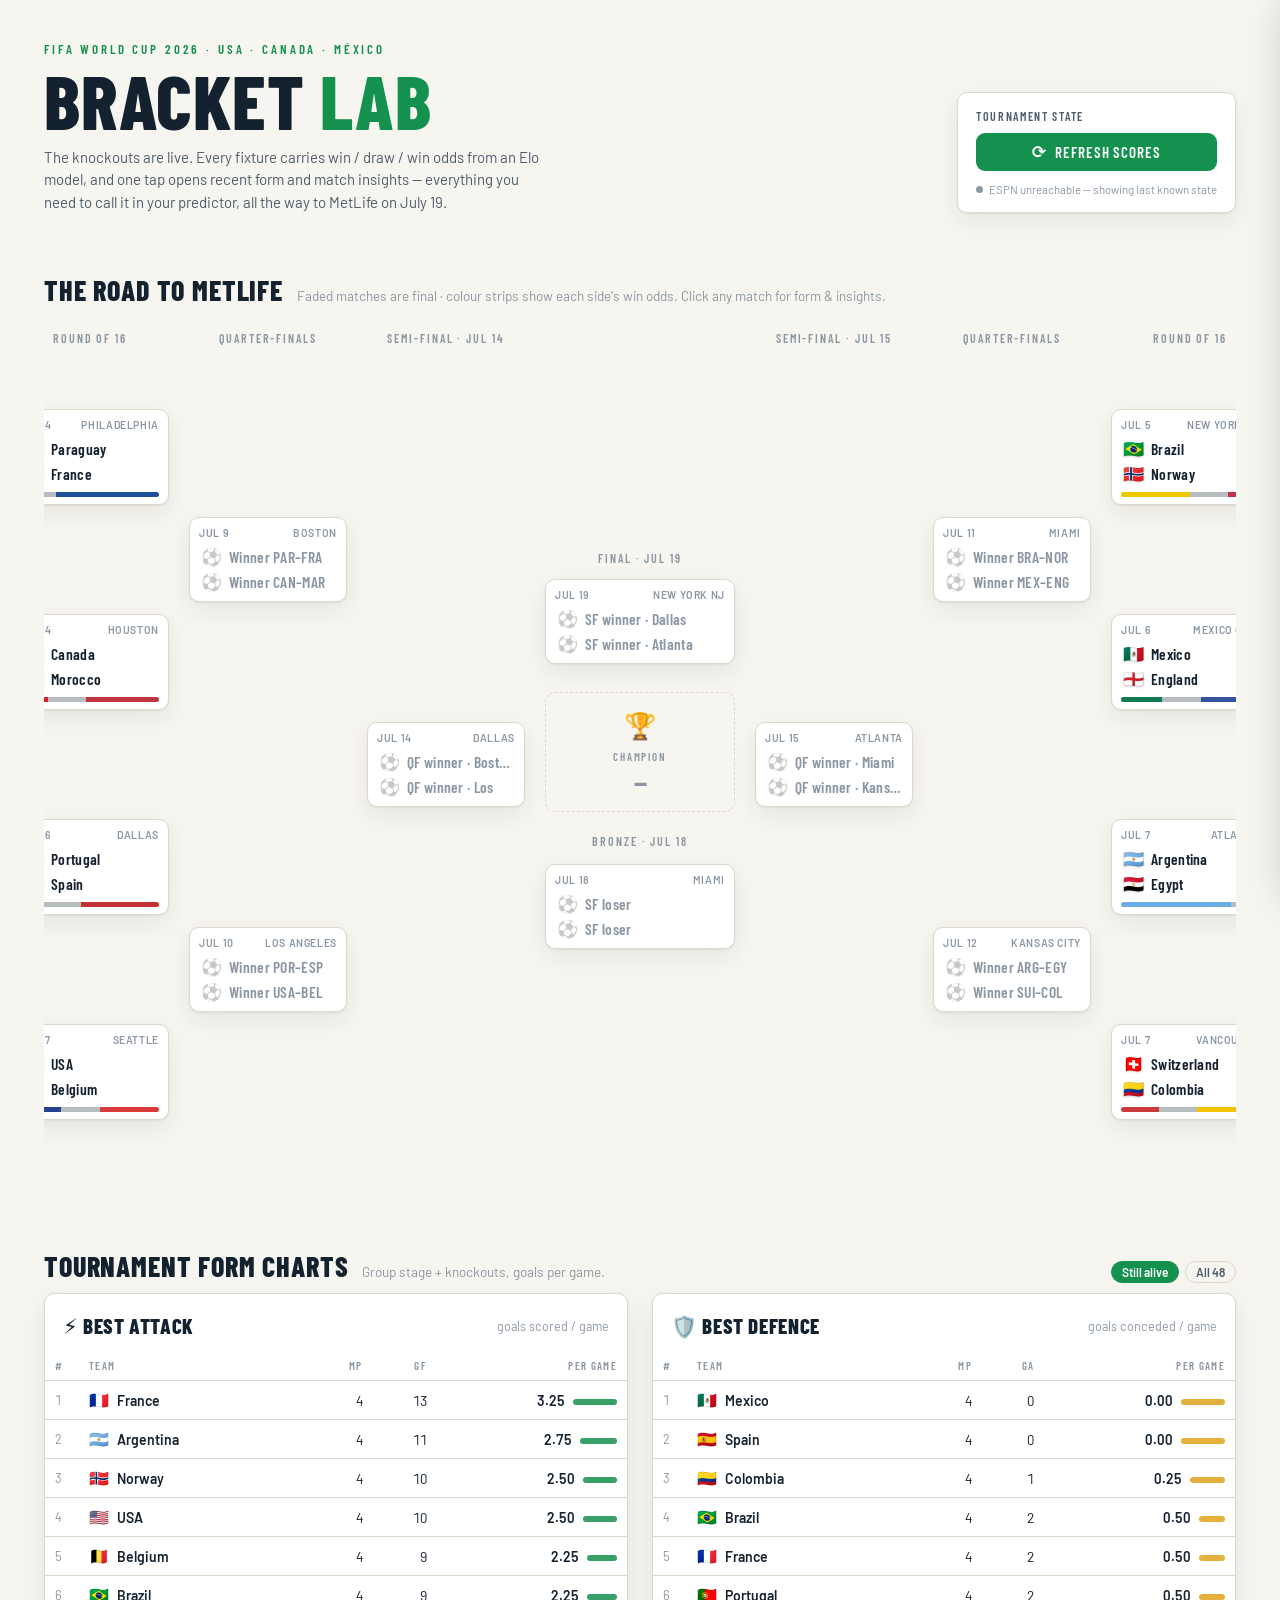
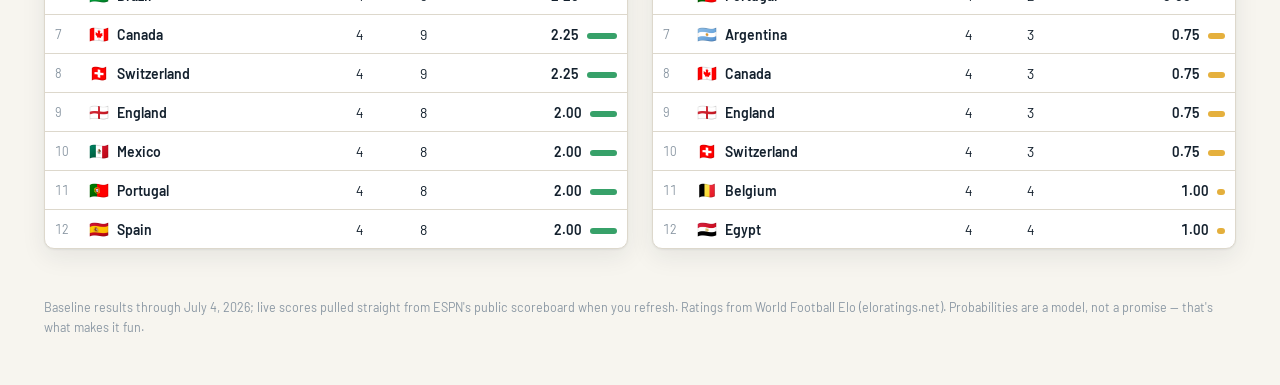
<file: docs/index.html>
<!doctype html>
<html lang="en">
<head>
<meta charset="utf-8">
<title>WC26 Bracket Lab — Predict the Knockouts</title>
<meta name="viewport" content="width=device-width, initial-scale=1">
<link rel="icon" href="data:image/svg+xml,<svg xmlns=%22http://www.w3.org/2000/svg%22 viewBox=%220 0 100 100%22><text y=%22.9em%22 font-size=%2290%22>⚽</text></svg>">
<link rel="preconnect" href="https://fonts.googleapis.com">
<link rel="preconnect" href="https://fonts.gstatic.com" crossorigin>
<link href="https://fonts.googleapis.com/css2?family=Barlow:wght@400;600&family=Barlow+Condensed:wght@600;800&display=swap" rel="stylesheet">
<style>
/* ---- tokens ---- */
:root {
  --bg: #F7F5EF;
  --bg-raise: #FFFFFF;
  --bg-sunk: #EFECE3;
  --ink: #14212E;
  --ink-soft: #4E5D6C;
  --ink-faint: #8A97A3;
  --line: #DDD8CC;
  --pitch: #14914F;
  --pitch-soft: #E3F2E9;
  --gold: #E0A21B;
  --gold-soft: #FBF0D7;
  --loss: #E04F4F;
  --loss-soft: #FBE3E3;
  --draw: #8A97A3;
  --draw-soft: #ECEFF1;
  --accent-ink: #0B5C33;
  --shadow: 0 1px 2px rgba(20,33,46,.06), 0 8px 24px rgba(20,33,46,.08);
  --shadow-lift: 0 2px 4px rgba(20,33,46,.08), 0 16px 40px rgba(20,33,46,.16);
  --radius: 10px;
  --sans: 'Barlow', system-ui, -apple-system, sans-serif;
  --disp: 'Barlow Condensed', 'Arial Narrow', system-ui, sans-serif;
}
@media (prefers-color-scheme: dark) {
  :root {
    --bg: #0E1A2B;
    --bg-raise: #16263B;
    --bg-sunk: #0A1420;
    --ink: #EAF0F6;
    --ink-soft: #A9B8C6;
    --ink-faint: #6B7D8F;
    --line: #24384F;
    --pitch: #2BBE6E;
    --pitch-soft: #123726;
    --gold: #F5B92E;
    --gold-soft: #3A2E10;
    --loss: #F06A6A;
    --loss-soft: #3D1A1A;
    --draw: #7E90A2;
    --draw-soft: #1D2E42;
    --accent-ink: #7FDFAC;
    --shadow: 0 1px 2px rgba(0,0,0,.25), 0 8px 24px rgba(0,0,0,.35);
    --shadow-lift: 0 2px 4px rgba(0,0,0,.3), 0 16px 40px rgba(0,0,0,.5);
  }
}
:root[data-theme="light"] {
  --bg: #F7F5EF; --bg-raise: #FFFFFF; --bg-sunk: #EFECE3;
  --ink: #14212E; --ink-soft: #4E5D6C; --ink-faint: #8A97A3;
  --line: #DDD8CC; --pitch: #14914F; --pitch-soft: #E3F2E9;
  --gold: #E0A21B; --gold-soft: #FBF0D7; --loss: #E04F4F; --loss-soft: #FBE3E3;
  --draw: #8A97A3; --draw-soft: #ECEFF1; --accent-ink: #0B5C33;
  --shadow: 0 1px 2px rgba(20,33,46,.06), 0 8px 24px rgba(20,33,46,.08);
  --shadow-lift: 0 2px 4px rgba(20,33,46,.08), 0 16px 40px rgba(20,33,46,.16);
}
:root[data-theme="dark"] {
  --bg: #0E1A2B; --bg-raise: #16263B; --bg-sunk: #0A1420;
  --ink: #EAF0F6; --ink-soft: #A9B8C6; --ink-faint: #6B7D8F;
  --line: #24384F; --pitch: #2BBE6E; --pitch-soft: #123726;
  --gold: #F5B92E; --gold-soft: #3A2E10; --loss: #F06A6A; --loss-soft: #3D1A1A;
  --draw: #7E90A2; --draw-soft: #1D2E42; --accent-ink: #7FDFAC;
  --shadow: 0 1px 2px rgba(0,0,0,.25), 0 8px 24px rgba(0,0,0,.35);
  --shadow-lift: 0 2px 4px rgba(0,0,0,.3), 0 16px 40px rgba(0,0,0,.5);
}

* { box-sizing: border-box; }
html, body { margin: 0; padding: 0; }
body {
  background: var(--bg);
  color: var(--ink);
  font-family: var(--sans);
  font-size: 15px;
  line-height: 1.5;
  -webkit-font-smoothing: antialiased;
}
button { font-family: inherit; cursor: pointer; }
:focus-visible { outline: 2px solid var(--pitch); outline-offset: 2px; border-radius: 4px; }

/* ---- masthead ---- */
.masthead {
  position: relative;
  padding: 40px 24px 28px;
  max-width: 1240px;
  margin: 0 auto;
  overflow: hidden;
}
.mast-kicker {
  font-family: var(--disp);
  font-weight: 600;
  text-transform: uppercase;
  letter-spacing: .22em;
  font-size: 13px;
  color: var(--pitch);
  margin: 0 0 4px;
}
.mast-title {
  font-family: var(--disp);
  font-weight: 800;
  font-size: clamp(44px, 7vw, 76px);
  line-height: .95;
  text-transform: uppercase;
  margin: 0;
  letter-spacing: .01em;
  text-wrap: balance;
}
.mast-title .tri { color: var(--pitch); }
.mast-sub { color: var(--ink-soft); margin: 10px 0 0; max-width: 62ch; }
.mast-row { display: flex; flex-wrap: wrap; align-items: flex-end; gap: 24px; justify-content: space-between; }

/* prediction meter */
.meter-card {
  background: var(--bg-raise);
  border: 1px solid var(--line);
  border-radius: var(--radius);
  box-shadow: var(--shadow);
  padding: 14px 18px;
  min-width: 250px;
}
.meter-label {
  font-family: var(--disp); font-weight: 600; text-transform: uppercase;
  letter-spacing: .14em; font-size: 12px; color: var(--ink-soft);
  display: flex; justify-content: space-between; gap: 16px; margin-bottom: 8px;
}
.meter-label strong { color: var(--ink); font-variant-numeric: tabular-nums; }
.refresh-btn {
  display: flex; align-items: center; justify-content: center; gap: 8px;
  width: 100%; padding: 10px 14px;
  background: var(--pitch); color: #fff; border: none; border-radius: 9px;
  font-family: var(--disp); font-weight: 600; font-size: 15px;
  letter-spacing: .06em; text-transform: uppercase;
  transition: transform .15s ease, filter .15s ease;
}
.refresh-btn:hover { transform: translateY(-1px); filter: brightness(1.08); }
.refresh-btn:disabled { opacity: .7; }
.refresh-btn .rf-ic { display: inline-block; font-size: 17px; line-height: 1; }
.refresh-btn.spinning .rf-ic { animation: spin 1s linear infinite; }
@keyframes spin { to { transform: rotate(360deg); } }
.sync-badge {
  margin-top: 10px; font-size: 11.5px; color: var(--ink-faint);
  display: inline-flex; align-items: center; gap: 6px;
}
.sync-badge::before {
  content: ''; width: 7px; height: 7px; border-radius: 99px;
  background: var(--ink-faint); flex: none;
}
.sync-badge.ok { color: var(--pitch); }
.sync-badge.ok::before { background: var(--pitch); animation: pulse 2.2s ease-in-out infinite; }
@keyframes pulse { 0%,100% { opacity: 1; } 50% { opacity: .35; } }

/* ---- section frame ---- */
.section { max-width: 1240px; margin: 0 auto; padding: 28px 24px; }
.sec-head { display: flex; align-items: baseline; gap: 14px; flex-wrap: wrap; margin-bottom: 6px; }
.sec-title {
  font-family: var(--disp); font-weight: 800; text-transform: uppercase;
  font-size: 28px; letter-spacing: .03em; margin: 0;
}
.sec-note { color: var(--ink-faint); font-size: 13.5px; }

/* ---- bracket ---- */
.bracket-scroller { overflow-x: auto; padding: 12px 0 20px; -webkit-overflow-scrolling: touch; }
.bracket {
  display: grid;
  grid-auto-flow: column;
  gap: 20px;
  min-width: 1180px;
  align-items: stretch;
}
.round-col { display: flex; flex-direction: column; min-width: 158px; }
.round-col.final-col { justify-content: center; min-width: 190px; }
.round-title {
  font-family: var(--disp); font-weight: 600; text-transform: uppercase;
  letter-spacing: .16em; font-size: 12px; color: var(--ink-faint);
  text-align: center; margin-bottom: 12px; white-space: nowrap;
}
.round-matches { display: flex; flex-direction: column; justify-content: space-around; flex: 1; gap: 10px; }

.match-card {
  background: var(--bg-raise);
  border: 1px solid var(--line);
  border-radius: var(--radius);
  box-shadow: var(--shadow);
  padding: 8px 9px 7px;
  width: 100%;
  text-align: left;
  color: inherit;
  font-size: inherit;
  position: relative;
  transition: transform .18s ease, box-shadow .18s ease, border-color .18s ease;
}
.match-card:hover { transform: translateY(-2px); box-shadow: var(--shadow-lift); border-color: var(--pitch); }
.match-card.played { border-left: 3px solid var(--line); }
.match-card.predicted { border-color: var(--pitch); }
.match-card .mc-meta {
  font-size: 10.5px; color: var(--ink-faint); letter-spacing: .06em;
  text-transform: uppercase; display: flex; justify-content: space-between; gap: 6px;
  margin-bottom: 5px; font-weight: 600;
}
.mc-team { display: flex; align-items: center; gap: 7px; padding: 3px 2px; border-radius: 6px; }
.mc-team .flg { font-size: 17px; line-height: 1; filter: drop-shadow(0 1px 1px rgba(0,0,0,.15)); }
.mc-team .nm { font-family: var(--disp); font-weight: 600; font-size: 15.5px; letter-spacing: .02em; flex: 1; white-space: nowrap; overflow: hidden; text-overflow: ellipsis; }
.mc-team .sc { font-family: var(--disp); font-weight: 800; font-size: 15px; font-variant-numeric: tabular-nums; color: var(--ink-soft); }
.mc-team.winner .nm, .mc-team.winner .sc { color: var(--ink); }
.mc-team.loser { opacity: .45; }
.mc-team.tbd .nm { color: var(--ink-faint); font-weight: 600; font-style: normal; }
.mc-team.pick-adv .nm::after { content: ' ✦'; color: var(--gold); font-size: 11px; }

/* mini probability strip on card */
.mc-prob { display: flex; height: 5px; border-radius: 99px; overflow: hidden; margin-top: 6px; background: var(--bg-sunk); }
.mc-prob i { display: block; height: 100%; }
.mc-prob .p-h { background: var(--prob-h, var(--pitch)); }
.mc-prob .p-d { background: var(--draw); opacity: .55; }
.mc-prob .p-a { background: var(--prob-a, var(--gold)); }
.mc-pick-tag {
  position: absolute; top: -8px; right: 8px;
  background: var(--pitch); color: #fff;
  font-family: var(--disp); font-weight: 600; font-size: 10px;
  letter-spacing: .1em; text-transform: uppercase;
  padding: 2px 7px; border-radius: 99px;
  box-shadow: var(--shadow);
}
.mc-pick-tag.live-tag { background: var(--loss); animation: pulse 1.6s ease-in-out infinite; }
.match-card.is-live { border-color: var(--loss); }

/* champion slot */
.champ-slot {
  margin-top: 14px; text-align: center;
  background: transparent;
  border: 1.5px dashed var(--line);
  border-radius: var(--radius);
  padding: 12px 10px;
  transition: all .3s ease;
}
.champ-slot.filled {
  border-style: solid; border-color: var(--gold);
  background: var(--gold-soft);
  animation: champpop .5s cubic-bezier(.34,1.56,.64,1);
}
@keyframes champpop { 0% { transform: scale(.85); } 100% { transform: scale(1); } }
.champ-slot .trophy { font-size: 26px; display: block; }
.champ-slot .cl {
  font-family: var(--disp); font-weight: 600; font-size: 11px;
  letter-spacing: .18em; text-transform: uppercase; color: var(--ink-faint);
}
.champ-slot .cn { font-family: var(--disp); font-weight: 800; font-size: 22px; text-transform: uppercase; }

/* ---- tables ---- */
.tables-grid { display: grid; grid-template-columns: repeat(auto-fit, minmax(340px, 1fr)); gap: 24px; }
.rank-card {
  background: var(--bg-raise); border: 1px solid var(--line);
  border-radius: var(--radius); box-shadow: var(--shadow); overflow: hidden;
}
.rank-head { padding: 16px 18px 10px; display: flex; align-items: center; justify-content: space-between; gap: 10px; }
.rank-title { font-family: var(--disp); font-weight: 800; font-size: 21px; text-transform: uppercase; letter-spacing: .03em; margin: 0; }
.rank-sub { font-size: 12.5px; color: var(--ink-faint); }
.rank-table { width: 100%; border-collapse: collapse; font-variant-numeric: tabular-nums; }
.rank-table th {
  font-family: var(--disp); font-weight: 600; font-size: 11px;
  text-transform: uppercase; letter-spacing: .12em; color: var(--ink-faint);
  text-align: right; padding: 6px 10px; border-bottom: 1px solid var(--line);
}
.rank-table th:first-child, .rank-table th:nth-child(2) { text-align: left; }
.rank-table td { padding: 7px 10px; border-bottom: 1px solid var(--line); text-align: right; font-size: 14px; }
.rank-table tr:last-child td { border-bottom: none; }
.rank-table td:first-child { color: var(--ink-faint); width: 30px; text-align: left; font-size: 12.5px; }
.rank-table td.tm { text-align: left; }
.rank-table tr { transition: background .15s ease; }
.rank-table tbody tr:hover { background: var(--bg-sunk); }
.rank-table .out td { opacity: .45; }
.tm-cell { display: flex; align-items: center; gap: 8px; }
.tm-cell .flg { font-size: 16px; }
.tm-cell .nm { font-weight: 600; }
.tm-cell .out-tag {
  font-size: 9.5px; font-weight: 600; letter-spacing: .08em; text-transform: uppercase;
  color: var(--loss); border: 1px solid currentColor; border-radius: 4px; padding: 0 4px;
}
.stat-bar { display: inline-block; vertical-align: middle; height: 6px; border-radius: 99px; background: var(--pitch); opacity: .85; margin-left: 8px; }
.stat-bar.def { background: var(--gold); }
.rank-filter { display: flex; gap: 6px; }
.chip {
  border: 1px solid var(--line); background: transparent; color: var(--ink-soft);
  font-size: 12px; font-weight: 600; padding: 3px 10px; border-radius: 99px;
  transition: all .15s ease;
}
.chip.on { background: var(--pitch); border-color: var(--pitch); color: #fff; }

/* ---- slide-over panel ---- */
.overlay {
  position: fixed; inset: 0; background: rgba(10,16,24,.45);
  opacity: 0; pointer-events: none; transition: opacity .25s ease; z-index: 40;
  backdrop-filter: blur(2px);
}
.overlay.open { opacity: 1; pointer-events: auto; }
.panel {
  position: fixed; top: 0; right: 0; bottom: 0; width: min(460px, 100vw);
  background: var(--bg); z-index: 50;
  transform: translateX(105%);
  transition: transform .32s cubic-bezier(.22,1,.36,1);
  box-shadow: -12px 0 40px rgba(0,0,0,.25);
  overflow-y: auto;
  overscroll-behavior: contain;
}
.panel.open { transform: translateX(0); }
.panel-hero {
  padding: 26px 22px 20px;
  color: #fff;
  position: relative;
  overflow: hidden;
}
.panel-hero::after {
  content: ''; position: absolute; inset: 0;
  background: radial-gradient(120% 90% at 85% -10%, rgba(255,255,255,.28), transparent 55%);
  pointer-events: none;
}
.panel-close {
  position: absolute; top: 12px; right: 12px; z-index: 2;
  background: rgba(255,255,255,.18); border: none; color: #fff;
  width: 30px; height: 30px; border-radius: 99px; font-size: 15px; line-height: 1;
}
.panel-close:hover { background: rgba(255,255,255,.3); }
.ph-round { font-family: var(--disp); font-weight: 600; letter-spacing: .18em; text-transform: uppercase; font-size: 12px; opacity: .85; }
.ph-teams { display: flex; align-items: center; justify-content: space-between; gap: 8px; margin-top: 10px; }
.ph-side { text-align: center; flex: 1; min-width: 0; }
.ph-side .flg { font-size: 44px; line-height: 1; display: block; filter: drop-shadow(0 2px 3px rgba(0,0,0,.3)); }
.ph-side .nm { font-family: var(--disp); font-weight: 800; font-size: 21px; text-transform: uppercase; margin-top: 6px; line-height: 1.1; }
.ph-vs { font-family: var(--disp); font-weight: 800; font-size: 18px; opacity: .7; }
.ph-score { font-family: var(--disp); font-weight: 800; font-size: 34px; font-variant-numeric: tabular-nums; }
.ph-meta { text-align: center; font-size: 12.5px; opacity: .85; margin-top: 12px; position: relative; z-index: 1; }

.panel-body { padding: 20px 22px 40px; display: flex; flex-direction: column; gap: 24px; }
.pb-label {
  font-family: var(--disp); font-weight: 600; font-size: 12px;
  letter-spacing: .16em; text-transform: uppercase; color: var(--ink-faint);
  margin: 0 0 10px;
}

/* probability bars */
.prob-row { display: grid; grid-template-columns: 84px 1fr 46px; align-items: center; gap: 10px; margin-bottom: 8px; }
.prob-row .pl { font-weight: 600; font-size: 13.5px; color: var(--ink-soft); white-space: nowrap; overflow: hidden; text-overflow: ellipsis; }
.prob-row .pv { font-family: var(--disp); font-weight: 800; font-size: 16px; text-align: right; font-variant-numeric: tabular-nums; }
.prob-track { height: 12px; background: var(--bg-sunk); border-radius: 99px; overflow: hidden; }
.prob-fill { height: 100%; width: 0; border-radius: 99px; transition: width .8s cubic-bezier(.22,1,.36,1) .1s; }
.model-note { font-size: 12px; color: var(--ink-faint); margin-top: 6px; line-height: 1.45; }

/* form */
.form-cols { display: grid; grid-template-columns: 1fr 1fr; gap: 16px; }
.form-team-name { display: flex; align-items: center; gap: 6px; font-weight: 600; font-size: 13.5px; margin-bottom: 8px; }
.form-list { display: flex; flex-direction: column; gap: 6px; }
.form-item { display: flex; align-items: center; gap: 8px; font-size: 12.5px; color: var(--ink-soft); }
.form-pill {
  width: 22px; height: 22px; border-radius: 7px; flex: none;
  display: grid; place-items: center;
  font-family: var(--disp); font-weight: 800; font-size: 12px; color: #fff;
}
.form-pill.W { background: var(--pitch); }
.form-pill.D { background: var(--draw); }
.form-pill.L { background: var(--loss); }
.form-item .fi-t { flex: 1; min-width: 0; white-space: nowrap; overflow: hidden; text-overflow: ellipsis; }
.form-item .fi-s { font-variant-numeric: tabular-nums; font-weight: 600; color: var(--ink); }

/* insights */
.insight-card {
  background: var(--bg-raise); border: 1px solid var(--line);
  border-left: 3px solid var(--gold);
  border-radius: 8px; padding: 10px 12px; font-size: 13.5px; color: var(--ink-soft);
  margin-bottom: 8px; line-height: 1.5;
}
.insight-card strong { color: var(--ink); }

/* prediction buttons */
.pick-grid { display: grid; grid-template-columns: 1fr 1fr 1fr; gap: 8px; }
.pick-btn {
  border: 1.5px solid var(--line); background: var(--bg-raise); color: var(--ink);
  border-radius: 10px; padding: 10px 6px 8px; text-align: center;
  transition: all .18s ease;
}
.pick-btn .pb-top { font-family: var(--disp); font-weight: 800; font-size: 16px; text-transform: uppercase; line-height: 1.1; }
.pick-btn .pb-sub { font-size: 11px; color: var(--ink-faint); margin-top: 2px; }
.pick-btn:hover { transform: translateY(-1px); border-color: var(--pitch); box-shadow: var(--shadow); }
.pick-btn.sel { border-color: var(--pitch); background: var(--pitch-soft); }
.pick-btn.sel .pb-top { color: var(--accent-ink); }
.pick-btn.sel-draw { border-color: var(--draw); background: var(--draw-soft); }
.adv-picker { margin-top: 10px; padding: 12px; background: var(--bg-sunk); border-radius: 10px; }
.adv-picker .apl { font-size: 12.5px; color: var(--ink-soft); margin-bottom: 8px; }
.adv-btns { display: grid; grid-template-columns: 1fr 1fr; gap: 8px; }
.adv-btn {
  border: 1.5px solid var(--line); background: var(--bg-raise); color: var(--ink);
  border-radius: 8px; padding: 7px; font-weight: 600; font-size: 13px;
  display: flex; align-items: center; justify-content: center; gap: 6px;
  transition: all .15s ease;
}
.adv-btn.sel { border-color: var(--gold); background: var(--gold-soft); }
.clear-pick { background: none; border: none; color: var(--ink-faint); font-size: 12.5px; text-decoration: underline; margin-top: 10px; }
.clear-pick:hover { color: var(--loss); }
.result-note {
  background: var(--bg-sunk); border-radius: 10px; padding: 10px 12px;
  font-size: 13px; color: var(--ink-soft); text-align: center;
}
.result-note b { color: var(--ink); }

/* footer */
.foot { max-width: 1240px; margin: 0 auto; padding: 20px 24px 48px; color: var(--ink-faint); font-size: 12.5px; line-height: 1.6; }
.foot a { color: var(--ink-soft); }

/* confetti canvas */
#confetti { position: fixed; inset: 0; pointer-events: none; z-index: 100; }

/* reveal animations */
.reveal { opacity: 0; transform: translateY(14px); transition: opacity .5s ease, transform .5s cubic-bezier(.22,1,.36,1); }
.reveal.in { opacity: 1; transform: none; }

@media (prefers-reduced-motion: reduce) {
  *, *::before, *::after { animation-duration: .01ms !important; transition-duration: .01ms !important; }
  .reveal { opacity: 1; transform: none; }
}
@media (max-width: 640px) {
  .masthead { padding: 28px 16px 20px; }
  .section { padding: 20px 16px; }
  .form-cols { grid-template-columns: 1fr; }
}

</style>

<header class="masthead">
  <div class="mast-row">
    <div>
      <p class="mast-kicker">FIFA World Cup 2026 · USA · Canada · México</p>
      <h1 class="mast-title">Bracket <span class="tri">Lab</span></h1>
      <p class="mast-sub">The knockouts are live. Every fixture carries win / draw / win odds from an
      Elo model, and one tap opens recent form and match insights — everything you need to call it
      in your predictor, all the way to MetLife on July&nbsp;19.</p>
    </div>
    <div class="meter-card">
      <div class="meter-label"><span>Tournament state</span></div>
      <button id="refresh-btn" class="refresh-btn"><span class="rf-ic">⟳</span> Refresh scores</button>
      <div class="sync-badge" id="sync-badge">Loading latest scores…</div>
    </div>
  </div>
</header>

<main>
  <section class="section reveal">
    <div class="sec-head">
      <h2 class="sec-title">The Road to MetLife</h2>
      <span class="sec-note">Faded matches are final · colour strips show each side's win odds. Click any match for form &amp; insights.</span>
    </div>
    <div class="bracket-scroller">
      <div class="bracket" id="bracket"></div>
    </div>
  </section>

  <section class="section reveal">
    <div class="sec-head">
      <h2 class="sec-title">Tournament Form Charts</h2>
      <span class="sec-note">Group stage + knockouts, goals per game.</span>
      <span style="flex:1"></span>
      <div class="rank-filter">
        <button class="chip on" data-scope="alive">Still alive</button>
        <button class="chip" data-scope="all">All 48</button>
      </div>
    </div>
    <div class="tables-grid">
      <div class="rank-card">
        <div class="rank-head">
          <h3 class="rank-title">⚡ Best Attack</h3>
          <span class="rank-sub">goals scored / game</span>
        </div>
        <div style="overflow-x:auto">
        <table class="rank-table">
          <thead><tr><th>#</th><th>Team</th><th>MP</th><th>GF</th><th>Per game</th></tr></thead>
          <tbody id="atk-body"></tbody>
        </table>
        </div>
      </div>
      <div class="rank-card">
        <div class="rank-head">
          <h3 class="rank-title">🛡️ Best Defence</h3>
          <span class="rank-sub">goals conceded / game</span>
        </div>
        <div style="overflow-x:auto">
        <table class="rank-table">
          <thead><tr><th>#</th><th>Team</th><th>MP</th><th>GA</th><th>Per game</th></tr></thead>
          <tbody id="def-body"></tbody>
        </table>
        </div>
      </div>
    </div>
  </section>
</main>

<footer class="foot">
  Baseline results through July 4, 2026; live scores pulled straight from ESPN's public scoreboard when you refresh.
  Ratings from World Football Elo (eloratings.net). Probabilities are a model, not a promise —
  that's what makes it fun.
</footer>

<div class="overlay" id="overlay"></div>
<aside class="panel" id="panel" aria-label="Match details"></aside>
<canvas id="confetti"></canvas>

<script>
const TEAM_META = {"Algeria":{"code":"ALG","flag":"🇩🇿","c1":"#0F7A4D","c2":"#FFFFFF"},"Argentina":{"code":"ARG","flag":"🇦🇷","c1":"#6CACE4","c2":"#FFFFFF","elo":2151,"note":"Defending champions survived a Cabo Verde scare and now hunt their ruthless edge."},"Australia":{"code":"AUS","flag":"🇦🇺","c1":"#E4B015","c2":"#00584A"},"Austria":{"code":"AUT","flag":"🇦🇹","c1":"#D6414B","c2":"#FFFFFF"},"Belgium":{"code":"BEL","flag":"🇧🇪","c1":"#D93A3A","c2":"#F5C400","elo":1910,"note":"Golden generation grinding on after seeing off Senegal to reach the knockouts.","pre":[{"o":"Tunisia","flag":"🇹🇳","comp":"Friendly · Jun","score":"5–0","r":"W"},{"o":"USA","flag":"🇺🇸","comp":"Friendly · Mar","score":"5–2","r":"W"}]},"Bosnia and Herzegovina":{"code":"BIH","flag":"🇧🇦","c1":"#2D5DA8","c2":"#F5C400"},"Brazil":{"code":"BRA","flag":"🇧🇷","c1":"#F0C800","c2":"#009C3B","elo":2031,"note":"Neymar back from a calf injury off the bench; Vinícius Júnior set for a Haaland showdown.","pre":[{"o":"Egypt","flag":"🇪🇬","comp":"Friendly · Jun","score":"2–1","r":"W"},{"o":"Croatia","flag":"🇭🇷","comp":"Friendly · Mar","score":"3–1","r":"W"},{"o":"France","flag":"🇫🇷","comp":"Friendly · Mar","score":"1–2","r":"L"}]},"Cabo Verde":{"code":"CPV","flag":"🇨🇻","c1":"#2A5FB4","c2":"#F5C400"},"Canada":{"code":"CAN","flag":"🇨🇦","c1":"#D8202C","c2":"#FFFFFF","host":"CAN","elo":1764,"note":"Co-hosts flying; first side to clinch a Round of 16 spot after a dramatic win over South Africa.","pre":[{"o":"Ireland","flag":"🇮🇪","comp":"Friendly · Jun","score":"1–1","r":"D"},{"o":"Uzbekistan","flag":"🇺🇿","comp":"Friendly · Jun","score":"2–0","r":"W"},{"o":"Tunisia","flag":"🇹🇳","comp":"Friendly · Mar","score":"0–0","r":"D"}]},"Colombia":{"code":"COL","flag":"🇨🇴","c1":"#F0C400","c2":"#2D5DA8","elo":2004,"note":"Colombia edged Ghana 1–0 for a third last-16 spot in four World Cups."},"Congo DR":{"code":"COD","flag":"🇨🇩","c1":"#2A7DD1","c2":"#F5C400"},"Croatia":{"code":"CRO","flag":"🇭🇷","c1":"#DD3C46","c2":"#FFFFFF"},"Curaçao":{"code":"CUW","flag":"🇨🇼","c1":"#2A5FB4","c2":"#F5C400"},"Czechia":{"code":"CZE","flag":"🇨🇿","c1":"#C8353E","c2":"#2D5DA8"},"Côte d'Ivoire":{"code":"CIV","flag":"🇨🇮","c1":"#EE7F1B","c2":"#009C3B"},"Ecuador":{"code":"ECU","flag":"🇪🇨","c1":"#EFC900","c2":"#2D5DA8"},"Egypt":{"code":"EGY","flag":"🇪🇬","c1":"#C8353E","c2":"#FFFFFF","elo":1747,"note":"Egypt won its first-ever knockout tie on penalties, but Salah's knee is a fitness worry."},"England":{"code":"ENG","flag":"🏴󠁧󠁢󠁥󠁮󠁧󠁿","c1":"#33549C","c2":"#FFFFFF","elo":2046,"note":"Kane's brace sparked a comeback, but Reece James is out and Declan Rice nursing back pain.","pre":[{"o":"Costa Rica","flag":"🇨🇷","comp":"Friendly · Jun","score":"3–0","r":"W"},{"o":"New Zealand","flag":"🇳🇿","comp":"Friendly · Jun","score":"1–0","r":"W"},{"o":"Japan","flag":"🇯🇵","comp":"Friendly · Mar","score":"0–1","r":"L"}]},"France":{"code":"FRA","flag":"🇫🇷","c1":"#1E4E9C","c2":"#D93A3A","elo":2134,"note":"Mbappé leads the Golden Boot race as the favourites eye a deep knockout run.","pre":[{"o":"Northern Ireland","flag":"🏴","comp":"Friendly · Jun","score":"3–1","r":"W"},{"o":"Côte d'Ivoire","flag":"🇨🇮","comp":"Friendly · Jun","score":"1–2","r":"L"},{"o":"Colombia","flag":"🇨🇴","comp":"Friendly · Mar","score":"3–1","r":"W"}]},"Germany":{"code":"GER","flag":"🇩🇪","c1":"#4A4A4A","c2":"#F5C400"},"Ghana":{"code":"GHA","flag":"🇬🇭","c1":"#1D7A4A","c2":"#F5C400"},"Haiti":{"code":"HAI","flag":"🇭🇹","c1":"#2A5FB4","c2":"#D93A3A"},"IR Iran":{"code":"IRN","flag":"🇮🇷","c1":"#CB3B3B","c2":"#1D7A4A"},"Iraq":{"code":"IRQ","flag":"🇮🇶","c1":"#1D7A4A","c2":"#C8353E"},"Japan":{"code":"JPN","flag":"🇯🇵","c1":"#26398F","c2":"#D93A3A"},"Jordan":{"code":"JOR","flag":"🇯🇴","c1":"#C8353E","c2":"#FFFFFF"},"Korea Republic":{"code":"KOR","flag":"🇰🇷","c1":"#CB3B4C","c2":"#2D5DA8"},"Mexico":{"code":"MEX","flag":"🇲🇽","c1":"#0E7C50","c2":"#D93A3A","host":"MEX","elo":1943,"note":"Co-hosts buzzing after a first knockout win since 1986, roared on by a home crowd.","pre":[{"o":"Serbia","flag":"🇷🇸","comp":"Friendly · Jun","score":"5–1","r":"W"},{"o":"Australia","flag":"🇦🇺","comp":"Friendly · May","score":"1–0","r":"W"},{"o":"Ghana","flag":"🇬🇭","comp":"Friendly · May","score":"2–0","r":"W"}]},"Morocco":{"code":"MAR","flag":"🇲🇦","c1":"#C13540","c2":"#1D7A4A","elo":1886,"note":"Atlas Lions dumped the Netherlands out on penalties to reach a third-ever Round of 16.","pre":[{"o":"Norway","flag":"🇳🇴","comp":"Friendly · Jun","score":"1–1","r":"D"},{"o":"Madagascar","flag":"🇲🇬","comp":"Friendly · Jun","score":"4–0","r":"W"},{"o":"Paraguay","flag":"🇵🇾","comp":"Friendly · Mar","score":"2–1","r":"W"}]},"Netherlands":{"code":"NED","flag":"🇳🇱","c1":"#EE7311","c2":"#FFFFFF"},"New Zealand":{"code":"NZL","flag":"🇳🇿","c1":"#4A4A4A","c2":"#FFFFFF"},"Norway":{"code":"NOR","flag":"🇳🇴","c1":"#C4304A","c2":"#2D5DA8","elo":1934,"note":"Haaland's brace ended a near-30-year World Cup goal drought and he's on fire.","pre":[{"o":"Morocco","flag":"🇲🇦","comp":"Friendly · Jun","score":"1–1","r":"D"},{"o":"Sweden","flag":"🇸🇪","comp":"Friendly · Jun","score":"3–1","r":"W"},{"o":"Switzerland","flag":"🇨🇭","comp":"Friendly · Mar","score":"0–0","r":"D"}]},"Panama":{"code":"PAN","flag":"🇵🇦","c1":"#CB3B3B","c2":"#2D5DA8"},"Paraguay":{"code":"PAR","flag":"🇵🇾","c1":"#CB3B3B","c2":"#2D5DA8","elo":1823,"note":"Giant-killers stunned Germany on penalties for their first Round of 16 since 2010.","pre":[{"o":"Nicaragua","flag":"🇳🇮","comp":"Friendly · Jun","score":"4–0","r":"W"},{"o":"Morocco","flag":"🇲🇦","comp":"Friendly · Mar","score":"1–2","r":"L"},{"o":"Greece","flag":"🇬🇷","comp":"Friendly · Mar","score":"1–0","r":"W"}]},"Portugal":{"code":"POR","flag":"🇵🇹","c1":"#B5352F","c2":"#0E7C50","elo":2013,"note":"Ronaldo broke his World Cup knockout duck from the spot ahead of an all-Iberian clash.","pre":[{"o":"Nigeria","flag":"🇳🇬","comp":"Friendly · Jun","score":"2–1","r":"W"},{"o":"Chile","flag":"🇨🇱","comp":"Friendly · Jun","score":"2–1","r":"W"},{"o":"USA","flag":"🇺🇸","comp":"Friendly · Mar","score":"2–0","r":"W"}]},"Qatar":{"code":"QAT","flag":"🇶🇦","c1":"#8A1538","c2":"#FFFFFF"},"Saudi Arabia":{"code":"KSA","flag":"🇸🇦","c1":"#0E7C50","c2":"#FFFFFF"},"Scotland":{"code":"SCO","flag":"🏴󠁧󠁢󠁳󠁣󠁴󠁿","c1":"#2C4A8C","c2":"#FFFFFF"},"Senegal":{"code":"SEN","flag":"🇸🇳","c1":"#128A4C","c2":"#F5C400"},"South Africa":{"code":"RSA","flag":"🇿🇦","c1":"#E5B211","c2":"#128A4C"},"Spain":{"code":"ESP","flag":"🇪🇸","c1":"#C43135","c2":"#F5C400","elo":2159,"note":"Double injury blow as wingers Nico Williams and Yeremy Pino limped out against Uruguay.","pre":[{"o":"Peru","flag":"🇵🇪","comp":"Friendly · Jun","score":"3–1","r":"W"},{"o":"Iraq","flag":"🇮🇶","comp":"Friendly · Jun","score":"1–1","r":"D"},{"o":"Egypt","flag":"🇪🇬","comp":"Friendly · Mar","score":"0–0","r":"D"}]},"Sweden":{"code":"SWE","flag":"🇸🇪","c1":"#E9C400","c2":"#2D5DA8"},"Switzerland":{"code":"SUI","flag":"🇨🇭","c1":"#CB3B3B","c2":"#FFFFFF","elo":1943,"note":"Dark horses aiming to spring an upset on a fancied Colombia side.","pre":[{"o":"Jordan","flag":"🇯🇴","comp":"Friendly · May","score":"4–1","r":"W"}]},"Tunisia":{"code":"TUN","flag":"🇹🇳","c1":"#CB3535","c2":"#FFFFFF"},"Türkiye":{"code":"TUR","flag":"🇹🇷","c1":"#CB3535","c2":"#FFFFFF"},"USA":{"code":"USA","flag":"🇺🇸","c1":"#26418F","c2":"#CB3B3B","host":"USA","elo":1798,"note":"Co-hosts into the last 16 and dreaming big in front of raucous home support."},"Uruguay":{"code":"URU","flag":"🇺🇾","c1":"#4FA3D8","c2":"#FFFFFF"},"Uzbekistan":{"code":"UZB","flag":"🇺🇿","c1":"#2FA8B5","c2":"#FFFFFF"}};
const SNAPSHOT_EMBED = [{"MatchNumber":1,"RoundNumber":1,"DateUtc":"2026-06-11 19:00:00Z","Location":"Mexico City Stadium","HomeTeam":"Mexico","AwayTeam":"South Africa","Group":"Group A","HomeTeamScore":2,"AwayTeamScore":0,"Winner":"Mexico"},{"MatchNumber":2,"RoundNumber":1,"DateUtc":"2026-06-12 02:00:00Z","Location":"Guadalajara Stadium","HomeTeam":"Korea Republic","AwayTeam":"Czechia","Group":"Group A","HomeTeamScore":2,"AwayTeamScore":1,"Winner":"Korea Republic"},{"MatchNumber":3,"RoundNumber":1,"DateUtc":"2026-06-12 19:00:00Z","Location":"Toronto Stadium","HomeTeam":"Canada","AwayTeam":"Bosnia and Herzegovina","Group":"Group B","HomeTeamScore":1,"AwayTeamScore":1,"Winner":"Draw"},{"MatchNumber":4,"RoundNumber":1,"DateUtc":"2026-06-13 01:00:00Z","Location":"Los Angeles Stadium","HomeTeam":"USA","AwayTeam":"Paraguay","Group":"Group D","HomeTeamScore":4,"AwayTeamScore":1,"Winner":"USA"},{"MatchNumber":8,"RoundNumber":1,"DateUtc":"2026-06-13 19:00:00Z","Location":"San Francisco Bay Area Stadium","HomeTeam":"Qatar","AwayTeam":"Switzerland","Group":"Group B","HomeTeamScore":1,"AwayTeamScore":1,"Winner":"Draw"},{"MatchNumber":7,"RoundNumber":1,"DateUtc":"2026-06-13 22:00:00Z","Location":"New York/New Jersey Stadium","HomeTeam":"Brazil","AwayTeam":"Morocco","Group":"Group C","HomeTeamScore":1,"AwayTeamScore":1,"Winner":"Draw"},{"MatchNumber":5,"RoundNumber":1,"DateUtc":"2026-06-14 01:00:00Z","Location":"Boston Stadium","HomeTeam":"Haiti","AwayTeam":"Scotland","Group":"Group C","HomeTeamScore":0,"AwayTeamScore":1,"Winner":"Scotland"},{"MatchNumber":6,"RoundNumber":1,"DateUtc":"2026-06-14 04:00:00Z","Location":"BC Place Vancouver","HomeTeam":"Australia","AwayTeam":"Türkiye","Group":"Group D","HomeTeamScore":2,"AwayTeamScore":0,"Winner":"Australia"},{"MatchNumber":10,"RoundNumber":1,"DateUtc":"2026-06-14 17:00:00Z","Location":"Houston Stadium","HomeTeam":"Germany","AwayTeam":"Curaçao","Group":"Group E","HomeTeamScore":7,"AwayTeamScore":1,"Winner":"Germany"},{"MatchNumber":11,"RoundNumber":1,"DateUtc":"2026-06-14 20:00:00Z","Location":"Dallas Stadium","HomeTeam":"Netherlands","AwayTeam":"Japan","Group":"Group F","HomeTeamScore":2,"AwayTeamScore":2,"Winner":"Draw"},{"MatchNumber":9,"RoundNumber":1,"DateUtc":"2026-06-14 23:00:00Z","Location":"Philadelphia Stadium","HomeTeam":"Côte d'Ivoire","AwayTeam":"Ecuador","Group":"Group E","HomeTeamScore":1,"AwayTeamScore":0,"Winner":"Côte d'Ivoire"},{"MatchNumber":12,"RoundNumber":1,"DateUtc":"2026-06-15 02:00:00Z","Location":"Monterrey Stadium","HomeTeam":"Sweden","AwayTeam":"Tunisia","Group":"Group F","HomeTeamScore":5,"AwayTeamScore":1,"Winner":"Sweden"},{"MatchNumber":14,"RoundNumber":1,"DateUtc":"2026-06-15 16:00:00Z","Location":"Atlanta Stadium","HomeTeam":"Spain","AwayTeam":"Cabo Verde","Group":"Group H","HomeTeamScore":0,"AwayTeamScore":0,"Winner":"Draw"},{"MatchNumber":16,"RoundNumber":1,"DateUtc":"2026-06-15 19:00:00Z","Location":"Seattle Stadium","HomeTeam":"Belgium","AwayTeam":"Egypt","Group":"Group G","HomeTeamScore":1,"AwayTeamScore":1,"Winner":"Draw"},{"MatchNumber":13,"RoundNumber":1,"DateUtc":"2026-06-15 22:00:00Z","Location":"Miami Stadium","HomeTeam":"Saudi Arabia","AwayTeam":"Uruguay","Group":"Group H","HomeTeamScore":1,"AwayTeamScore":1,"Winner":"Draw"},{"MatchNumber":15,"RoundNumber":1,"DateUtc":"2026-06-16 01:00:00Z","Location":"Los Angeles Stadium","HomeTeam":"IR Iran","AwayTeam":"New Zealand","Group":"Group G","HomeTeamScore":2,"AwayTeamScore":2,"Winner":"Draw"},{"MatchNumber":17,"RoundNumber":1,"DateUtc":"2026-06-16 19:00:00Z","Location":"New York/New Jersey Stadium","HomeTeam":"France","AwayTeam":"Senegal","Group":"Group I","HomeTeamScore":3,"AwayTeamScore":1,"Winner":"France"},{"MatchNumber":18,"RoundNumber":1,"DateUtc":"2026-06-16 22:00:00Z","Location":"Boston Stadium","HomeTeam":"Iraq","AwayTeam":"Norway","Group":"Group I","HomeTeamScore":1,"AwayTeamScore":4,"Winner":"Norway"},{"MatchNumber":19,"RoundNumber":1,"DateUtc":"2026-06-17 01:00:00Z","Location":"Kansas City Stadium","HomeTeam":"Argentina","AwayTeam":"Algeria","Group":"Group J","HomeTeamScore":3,"AwayTeamScore":0,"Winner":"Argentina"},{"MatchNumber":20,"RoundNumber":1,"DateUtc":"2026-06-17 04:00:00Z","Location":"San Francisco Bay Area Stadium","HomeTeam":"Austria","AwayTeam":"Jordan","Group":"Group J","HomeTeamScore":3,"AwayTeamScore":1,"Winner":"Austria"},{"MatchNumber":23,"RoundNumber":1,"DateUtc":"2026-06-17 17:00:00Z","Location":"Houston Stadium","HomeTeam":"Portugal","AwayTeam":"Congo DR","Group":"Group K","HomeTeamScore":1,"AwayTeamScore":1,"Winner":"Draw"},{"MatchNumber":22,"RoundNumber":1,"DateUtc":"2026-06-17 20:00:00Z","Location":"Dallas Stadium","HomeTeam":"England","AwayTeam":"Croatia","Group":"Group L","HomeTeamScore":4,"AwayTeamScore":2,"Winner":"England"},{"MatchNumber":21,"RoundNumber":1,"DateUtc":"2026-06-17 23:00:00Z","Location":"Toronto Stadium","HomeTeam":"Ghana","AwayTeam":"Panama","Group":"Group L","HomeTeamScore":1,"AwayTeamScore":0,"Winner":"Ghana"},{"MatchNumber":24,"RoundNumber":1,"DateUtc":"2026-06-18 02:00:00Z","Location":"Mexico City Stadium","HomeTeam":"Uzbekistan","AwayTeam":"Colombia","Group":"Group K","HomeTeamScore":1,"AwayTeamScore":3,"Winner":"Colombia"},{"MatchNumber":25,"RoundNumber":2,"DateUtc":"2026-06-18 16:00:00Z","Location":"Atlanta Stadium","HomeTeam":"Czechia","AwayTeam":"South Africa","Group":"Group A","HomeTeamScore":1,"AwayTeamScore":1,"Winner":"Draw"},{"MatchNumber":26,"RoundNumber":2,"DateUtc":"2026-06-18 19:00:00Z","Location":"Los Angeles Stadium","HomeTeam":"Switzerland","AwayTeam":"Bosnia and Herzegovina","Group":"Group B","HomeTeamScore":4,"AwayTeamScore":1,"Winner":"Switzerland"},{"MatchNumber":27,"RoundNumber":2,"DateUtc":"2026-06-18 22:00:00Z","Location":"BC Place Vancouver","HomeTeam":"Canada","AwayTeam":"Qatar","Group":"Group B","HomeTeamScore":6,"AwayTeamScore":0,"Winner":"Canada"},{"MatchNumber":28,"RoundNumber":2,"DateUtc":"2026-06-19 01:00:00Z","Location":"Guadalajara Stadium","HomeTeam":"Mexico","AwayTeam":"Korea Republic","Group":"Group A","HomeTeamScore":1,"AwayTeamScore":0,"Winner":"Mexico"},{"MatchNumber":32,"RoundNumber":2,"DateUtc":"2026-06-19 19:00:00Z","Location":"Seattle Stadium","HomeTeam":"USA","AwayTeam":"Australia","Group":"Group D","HomeTeamScore":2,"AwayTeamScore":0,"Winner":"USA"},{"MatchNumber":30,"RoundNumber":2,"DateUtc":"2026-06-19 22:00:00Z","Location":"Boston Stadium","HomeTeam":"Scotland","AwayTeam":"Morocco","Group":"Group C","HomeTeamScore":0,"AwayTeamScore":1,"Winner":"Morocco"},{"MatchNumber":29,"RoundNumber":2,"DateUtc":"2026-06-20 00:30:00Z","Location":"Philadelphia Stadium","HomeTeam":"Brazil","AwayTeam":"Haiti","Group":"Group C","HomeTeamScore":3,"AwayTeamScore":0,"Winner":"Brazil"},{"MatchNumber":31,"RoundNumber":2,"DateUtc":"2026-06-20 03:00:00Z","Location":"San Francisco Bay Area Stadium","HomeTeam":"Türkiye","AwayTeam":"Paraguay","Group":"Group D","HomeTeamScore":0,"AwayTeamScore":1,"Winner":"Paraguay"},{"MatchNumber":35,"RoundNumber":2,"DateUtc":"2026-06-20 17:00:00Z","Location":"Houston Stadium","HomeTeam":"Netherlands","AwayTeam":"Sweden","Group":"Group F","HomeTeamScore":5,"AwayTeamScore":1,"Winner":"Netherlands"},{"MatchNumber":33,"RoundNumber":2,"DateUtc":"2026-06-20 20:00:00Z","Location":"Toronto Stadium","HomeTeam":"Germany","AwayTeam":"Côte d'Ivoire","Group":"Group E","HomeTeamScore":2,"AwayTeamScore":1,"Winner":"Germany"},{"MatchNumber":34,"RoundNumber":2,"DateUtc":"2026-06-21 00:00:00Z","Location":"Kansas City Stadium","HomeTeam":"Ecuador","AwayTeam":"Curaçao","Group":"Group E","HomeTeamScore":0,"AwayTeamScore":0,"Winner":"Draw"},{"MatchNumber":36,"RoundNumber":2,"DateUtc":"2026-06-21 04:00:00Z","Location":"Monterrey Stadium","HomeTeam":"Tunisia","AwayTeam":"Japan","Group":"Group F","HomeTeamScore":0,"AwayTeamScore":4,"Winner":"Japan"},{"MatchNumber":38,"RoundNumber":2,"DateUtc":"2026-06-21 16:00:00Z","Location":"Atlanta Stadium","HomeTeam":"Spain","AwayTeam":"Saudi Arabia","Group":"Group H","HomeTeamScore":4,"AwayTeamScore":0,"Winner":"Spain"},{"MatchNumber":39,"RoundNumber":2,"DateUtc":"2026-06-21 19:00:00Z","Location":"Los Angeles Stadium","HomeTeam":"Belgium","AwayTeam":"IR Iran","Group":"Group G","HomeTeamScore":0,"AwayTeamScore":0,"Winner":"Draw"},{"MatchNumber":37,"RoundNumber":2,"DateUtc":"2026-06-21 22:00:00Z","Location":"Miami Stadium","HomeTeam":"Uruguay","AwayTeam":"Cabo Verde","Group":"Group H","HomeTeamScore":2,"AwayTeamScore":2,"Winner":"Draw"},{"MatchNumber":40,"RoundNumber":2,"DateUtc":"2026-06-22 01:00:00Z","Location":"BC Place Vancouver","HomeTeam":"New Zealand","AwayTeam":"Egypt","Group":"Group G","HomeTeamScore":1,"AwayTeamScore":3,"Winner":"Egypt"},{"MatchNumber":43,"RoundNumber":2,"DateUtc":"2026-06-22 17:00:00Z","Location":"Dallas Stadium","HomeTeam":"Argentina","AwayTeam":"Austria","Group":"Group J","HomeTeamScore":2,"AwayTeamScore":0,"Winner":"Argentina"},{"MatchNumber":42,"RoundNumber":2,"DateUtc":"2026-06-22 21:00:00Z","Location":"Philadelphia Stadium","HomeTeam":"France","AwayTeam":"Iraq","Group":"Group I","HomeTeamScore":3,"AwayTeamScore":0,"Winner":"France"},{"MatchNumber":41,"RoundNumber":2,"DateUtc":"2026-06-23 00:00:00Z","Location":"New York/New Jersey Stadium","HomeTeam":"Norway","AwayTeam":"Senegal","Group":"Group I","HomeTeamScore":3,"AwayTeamScore":2,"Winner":"Norway"},{"MatchNumber":44,"RoundNumber":2,"DateUtc":"2026-06-23 03:00:00Z","Location":"San Francisco Bay Area Stadium","HomeTeam":"Jordan","AwayTeam":"Algeria","Group":"Group J","HomeTeamScore":1,"AwayTeamScore":2,"Winner":"Algeria"},{"MatchNumber":47,"RoundNumber":2,"DateUtc":"2026-06-23 17:00:00Z","Location":"Houston Stadium","HomeTeam":"Portugal","AwayTeam":"Uzbekistan","Group":"Group K","HomeTeamScore":5,"AwayTeamScore":0,"Winner":"Portugal"},{"MatchNumber":45,"RoundNumber":2,"DateUtc":"2026-06-23 20:00:00Z","Location":"Boston Stadium","HomeTeam":"England","AwayTeam":"Ghana","Group":"Group L","HomeTeamScore":0,"AwayTeamScore":0,"Winner":"Draw"},{"MatchNumber":46,"RoundNumber":2,"DateUtc":"2026-06-23 23:00:00Z","Location":"Toronto Stadium","HomeTeam":"Panama","AwayTeam":"Croatia","Group":"Group L","HomeTeamScore":0,"AwayTeamScore":1,"Winner":"Croatia"},{"MatchNumber":48,"RoundNumber":2,"DateUtc":"2026-06-24 02:00:00Z","Location":"Guadalajara Stadium","HomeTeam":"Colombia","AwayTeam":"Congo DR","Group":"Group K","HomeTeamScore":1,"AwayTeamScore":0,"Winner":"Colombia"},{"MatchNumber":51,"RoundNumber":3,"DateUtc":"2026-06-24 19:00:00Z","Location":"BC Place Vancouver","HomeTeam":"Switzerland","AwayTeam":"Canada","Group":"Group B","HomeTeamScore":2,"AwayTeamScore":1,"Winner":"Switzerland"},{"MatchNumber":52,"RoundNumber":3,"DateUtc":"2026-06-24 19:00:00Z","Location":"Seattle Stadium","HomeTeam":"Bosnia and Herzegovina","AwayTeam":"Qatar","Group":"Group B","HomeTeamScore":3,"AwayTeamScore":1,"Winner":"Bosnia and Herzegovina"},{"MatchNumber":49,"RoundNumber":3,"DateUtc":"2026-06-24 22:00:00Z","Location":"Miami Stadium","HomeTeam":"Scotland","AwayTeam":"Brazil","Group":"Group C","HomeTeamScore":0,"AwayTeamScore":3,"Winner":"Brazil"},{"MatchNumber":50,"RoundNumber":3,"DateUtc":"2026-06-24 22:00:00Z","Location":"Atlanta Stadium","HomeTeam":"Morocco","AwayTeam":"Haiti","Group":"Group C","HomeTeamScore":4,"AwayTeamScore":2,"Winner":"Morocco"},{"MatchNumber":53,"RoundNumber":3,"DateUtc":"2026-06-25 01:00:00Z","Location":"Mexico City Stadium","HomeTeam":"Czechia","AwayTeam":"Mexico","Group":"Group A","HomeTeamScore":0,"AwayTeamScore":3,"Winner":"Mexico"},{"MatchNumber":54,"RoundNumber":3,"DateUtc":"2026-06-25 01:00:00Z","Location":"Monterrey Stadium","HomeTeam":"South Africa","AwayTeam":"Korea Republic","Group":"Group A","HomeTeamScore":1,"AwayTeamScore":0,"Winner":"South Africa"},{"MatchNumber":55,"RoundNumber":3,"DateUtc":"2026-06-25 20:00:00Z","Location":"Philadelphia Stadium","HomeTeam":"Curaçao","AwayTeam":"Côte d'Ivoire","Group":"Group E","HomeTeamScore":0,"AwayTeamScore":2,"Winner":"Côte d'Ivoire"},{"MatchNumber":56,"RoundNumber":3,"DateUtc":"2026-06-25 20:00:00Z","Location":"New York/New Jersey Stadium","HomeTeam":"Ecuador","AwayTeam":"Germany","Group":"Group E","HomeTeamScore":2,"AwayTeamScore":1,"Winner":"Ecuador"},{"MatchNumber":57,"RoundNumber":3,"DateUtc":"2026-06-25 23:00:00Z","Location":"Dallas Stadium","HomeTeam":"Japan","AwayTeam":"Sweden","Group":"Group F","HomeTeamScore":1,"AwayTeamScore":1,"Winner":"Draw"},{"MatchNumber":58,"RoundNumber":3,"DateUtc":"2026-06-25 23:00:00Z","Location":"Kansas City Stadium","HomeTeam":"Tunisia","AwayTeam":"Netherlands","Group":"Group F","HomeTeamScore":1,"AwayTeamScore":3,"Winner":"Netherlands"},{"MatchNumber":59,"RoundNumber":3,"DateUtc":"2026-06-26 02:00:00Z","Location":"Los Angeles Stadium","HomeTeam":"Türkiye","AwayTeam":"USA","Group":"Group D","HomeTeamScore":3,"AwayTeamScore":2,"Winner":"Türkiye"},{"MatchNumber":60,"RoundNumber":3,"DateUtc":"2026-06-26 02:00:00Z","Location":"San Francisco Bay Area Stadium","HomeTeam":"Paraguay","AwayTeam":"Australia","Group":"Group D","HomeTeamScore":0,"AwayTeamScore":0,"Winner":"Draw"},{"MatchNumber":61,"RoundNumber":3,"DateUtc":"2026-06-26 19:00:00Z","Location":"Boston Stadium","HomeTeam":"Norway","AwayTeam":"France","Group":"Group I","HomeTeamScore":1,"AwayTeamScore":4,"Winner":"France"},{"MatchNumber":62,"RoundNumber":3,"DateUtc":"2026-06-26 19:00:00Z","Location":"Toronto Stadium","HomeTeam":"Senegal","AwayTeam":"Iraq","Group":"Group I","HomeTeamScore":5,"AwayTeamScore":0,"Winner":"Senegal"},{"MatchNumber":65,"RoundNumber":3,"DateUtc":"2026-06-27 00:00:00Z","Location":"Houston Stadium","HomeTeam":"Cabo Verde","AwayTeam":"Saudi Arabia","Group":"Group H","HomeTeamScore":0,"AwayTeamScore":0,"Winner":"Draw"},{"MatchNumber":66,"RoundNumber":3,"DateUtc":"2026-06-27 00:00:00Z","Location":"Guadalajara Stadium","HomeTeam":"Uruguay","AwayTeam":"Spain","Group":"Group H","HomeTeamScore":0,"AwayTeamScore":1,"Winner":"Spain"},{"MatchNumber":63,"RoundNumber":3,"DateUtc":"2026-06-27 03:00:00Z","Location":"Seattle Stadium","HomeTeam":"Egypt","AwayTeam":"IR Iran","Group":"Group G","HomeTeamScore":1,"AwayTeamScore":1,"Winner":"Draw"},{"MatchNumber":64,"RoundNumber":3,"DateUtc":"2026-06-27 03:00:00Z","Location":"BC Place Vancouver","HomeTeam":"New Zealand","AwayTeam":"Belgium","Group":"Group G","HomeTeamScore":1,"AwayTeamScore":5,"Winner":"Belgium"},{"MatchNumber":67,"RoundNumber":3,"DateUtc":"2026-06-27 21:00:00Z","Location":"New York/New Jersey Stadium","HomeTeam":"Panama","AwayTeam":"England","Group":"Group L","HomeTeamScore":0,"AwayTeamScore":2,"Winner":"England"},{"MatchNumber":68,"RoundNumber":3,"DateUtc":"2026-06-27 21:00:00Z","Location":"Philadelphia Stadium","HomeTeam":"Croatia","AwayTeam":"Ghana","Group":"Group L","HomeTeamScore":2,"AwayTeamScore":1,"Winner":"Croatia"},{"MatchNumber":71,"RoundNumber":3,"DateUtc":"2026-06-27 23:30:00Z","Location":"Miami Stadium","HomeTeam":"Colombia","AwayTeam":"Portugal","Group":"Group K","HomeTeamScore":0,"AwayTeamScore":0,"Winner":"Draw"},{"MatchNumber":72,"RoundNumber":3,"DateUtc":"2026-06-27 23:30:00Z","Location":"Atlanta Stadium","HomeTeam":"Congo DR","AwayTeam":"Uzbekistan","Group":"Group K","HomeTeamScore":3,"AwayTeamScore":1,"Winner":"Congo DR"},{"MatchNumber":69,"RoundNumber":3,"DateUtc":"2026-06-28 02:00:00Z","Location":"Kansas City Stadium","HomeTeam":"Algeria","AwayTeam":"Austria","Group":"Group J","HomeTeamScore":3,"AwayTeamScore":3,"Winner":"Draw"},{"MatchNumber":70,"RoundNumber":3,"DateUtc":"2026-06-28 02:00:00Z","Location":"Dallas Stadium","HomeTeam":"Jordan","AwayTeam":"Argentina","Group":"Group J","HomeTeamScore":1,"AwayTeamScore":3,"Winner":"Argentina"},{"MatchNumber":73,"RoundNumber":4,"DateUtc":"2026-06-28 19:00:00Z","Location":"Los Angeles Stadium","HomeTeam":"South Africa","AwayTeam":"Canada","Group":null,"HomeTeamScore":0,"AwayTeamScore":1,"Winner":"Canada"},{"MatchNumber":76,"RoundNumber":4,"DateUtc":"2026-06-29 17:00:00Z","Location":"Houston Stadium","HomeTeam":"Brazil","AwayTeam":"Japan","Group":null,"HomeTeamScore":2,"AwayTeamScore":1,"Winner":"Brazil"},{"MatchNumber":74,"RoundNumber":4,"DateUtc":"2026-06-29 20:30:00Z","Location":"Boston Stadium","HomeTeam":"Germany","AwayTeam":"Paraguay","Group":null,"HomeTeamScore":1,"AwayTeamScore":1,"Winner":"Paraguay"},{"MatchNumber":75,"RoundNumber":4,"DateUtc":"2026-06-30 01:00:00Z","Location":"Monterrey Stadium","HomeTeam":"Netherlands","AwayTeam":"Morocco","Group":null,"HomeTeamScore":1,"AwayTeamScore":1,"Winner":"Morocco"},{"MatchNumber":78,"RoundNumber":4,"DateUtc":"2026-06-30 17:00:00Z","Location":"Dallas Stadium","HomeTeam":"Côte d'Ivoire","AwayTeam":"Norway","Group":null,"HomeTeamScore":1,"AwayTeamScore":2,"Winner":"Norway"},{"MatchNumber":77,"RoundNumber":4,"DateUtc":"2026-06-30 21:00:00Z","Location":"New York/New Jersey Stadium","HomeTeam":"France","AwayTeam":"Sweden","Group":null,"HomeTeamScore":3,"AwayTeamScore":0,"Winner":"France"},{"MatchNumber":79,"RoundNumber":4,"DateUtc":"2026-07-01 02:00:00Z","Location":"Mexico City Stadium","HomeTeam":"Mexico","AwayTeam":"Ecuador","Group":null,"HomeTeamScore":2,"AwayTeamScore":0,"Winner":"Mexico"},{"MatchNumber":80,"RoundNumber":4,"DateUtc":"2026-07-01 16:00:00Z","Location":"Atlanta Stadium","HomeTeam":"England","AwayTeam":"Congo DR","Group":null,"HomeTeamScore":2,"AwayTeamScore":1,"Winner":"England"},{"MatchNumber":82,"RoundNumber":4,"DateUtc":"2026-07-01 20:00:00Z","Location":"Seattle Stadium","HomeTeam":"Belgium","AwayTeam":"Senegal","Group":null,"HomeTeamScore":3,"AwayTeamScore":2,"Winner":"Belgium"},{"MatchNumber":81,"RoundNumber":4,"DateUtc":"2026-07-02 00:00:00Z","Location":"San Francisco Bay Area Stadium","HomeTeam":"USA","AwayTeam":"Bosnia and Herzegovina","Group":null,"HomeTeamScore":2,"AwayTeamScore":0,"Winner":"USA"},{"MatchNumber":84,"RoundNumber":4,"DateUtc":"2026-07-02 19:00:00Z","Location":"Los Angeles Stadium","HomeTeam":"Spain","AwayTeam":"Austria","Group":null,"HomeTeamScore":3,"AwayTeamScore":0,"Winner":"Spain"},{"MatchNumber":83,"RoundNumber":4,"DateUtc":"2026-07-02 23:00:00Z","Location":"Toronto Stadium","HomeTeam":"Portugal","AwayTeam":"Croatia","Group":null,"HomeTeamScore":2,"AwayTeamScore":1,"Winner":"Portugal"},{"MatchNumber":85,"RoundNumber":4,"DateUtc":"2026-07-03 03:00:00Z","Location":"BC Place Vancouver","HomeTeam":"Switzerland","AwayTeam":"Algeria","Group":null,"HomeTeamScore":2,"AwayTeamScore":0,"Winner":"Switzerland"},{"MatchNumber":88,"RoundNumber":4,"DateUtc":"2026-07-03 18:00:00Z","Location":"Dallas Stadium","HomeTeam":"Australia","AwayTeam":"Egypt","Group":null,"HomeTeamScore":1,"AwayTeamScore":1,"Winner":"Egypt"},{"MatchNumber":86,"RoundNumber":4,"DateUtc":"2026-07-03 22:00:00Z","Location":"Miami Stadium","HomeTeam":"Argentina","AwayTeam":"Cabo Verde","Group":null,"HomeTeamScore":3,"AwayTeamScore":2,"Winner":"Argentina"},{"MatchNumber":87,"RoundNumber":4,"DateUtc":"2026-07-04 01:30:00Z","Location":"Kansas City Stadium","HomeTeam":"Colombia","AwayTeam":"Ghana","Group":null,"HomeTeamScore":1,"AwayTeamScore":0,"Winner":"Colombia"},{"MatchNumber":90,"RoundNumber":5,"DateUtc":"2026-07-04 17:00:00Z","Location":"Houston Stadium","HomeTeam":"Canada","AwayTeam":"Morocco","Group":null,"HomeTeamScore":null,"AwayTeamScore":null,"Winner":""},{"MatchNumber":89,"RoundNumber":5,"DateUtc":"2026-07-04 21:00:00Z","Location":"Philadelphia Stadium","HomeTeam":"Paraguay","AwayTeam":"France","Group":null,"HomeTeamScore":null,"AwayTeamScore":null,"Winner":""},{"MatchNumber":91,"RoundNumber":5,"DateUtc":"2026-07-05 20:00:00Z","Location":"New York/New Jersey Stadium","HomeTeam":"Brazil","AwayTeam":"Norway","Group":null,"HomeTeamScore":null,"AwayTeamScore":null,"Winner":""},{"MatchNumber":92,"RoundNumber":5,"DateUtc":"2026-07-06 00:00:00Z","Location":"Mexico City Stadium","HomeTeam":"Mexico","AwayTeam":"England","Group":null,"HomeTeamScore":null,"AwayTeamScore":null,"Winner":""},{"MatchNumber":93,"RoundNumber":5,"DateUtc":"2026-07-06 19:00:00Z","Location":"Dallas Stadium","HomeTeam":"Portugal","AwayTeam":"Spain","Group":null,"HomeTeamScore":null,"AwayTeamScore":null,"Winner":""},{"MatchNumber":94,"RoundNumber":5,"DateUtc":"2026-07-07 00:00:00Z","Location":"Seattle Stadium","HomeTeam":"USA","AwayTeam":"Belgium","Group":null,"HomeTeamScore":null,"AwayTeamScore":null,"Winner":""},{"MatchNumber":95,"RoundNumber":5,"DateUtc":"2026-07-07 16:00:00Z","Location":"Atlanta Stadium","HomeTeam":"Argentina","AwayTeam":"Egypt","Group":null,"HomeTeamScore":null,"AwayTeamScore":null,"Winner":""},{"MatchNumber":96,"RoundNumber":5,"DateUtc":"2026-07-07 20:00:00Z","Location":"BC Place Vancouver","HomeTeam":"Switzerland","AwayTeam":"Colombia","Group":null,"HomeTeamScore":null,"AwayTeamScore":null,"Winner":""},{"MatchNumber":97,"RoundNumber":6,"DateUtc":"2026-07-09 20:00:00Z","Location":"Boston Stadium","HomeTeam":"To be announced","AwayTeam":"To be announced","Group":null,"HomeTeamScore":null,"AwayTeamScore":null,"Winner":""},{"MatchNumber":98,"RoundNumber":6,"DateUtc":"2026-07-10 19:00:00Z","Location":"Los Angeles Stadium","HomeTeam":"To be announced","AwayTeam":"To be announced","Group":null,"HomeTeamScore":null,"AwayTeamScore":null,"Winner":""},{"MatchNumber":99,"RoundNumber":6,"DateUtc":"2026-07-11 21:00:00Z","Location":"Miami Stadium","HomeTeam":"To be announced","AwayTeam":"To be announced","Group":null,"HomeTeamScore":null,"AwayTeamScore":null,"Winner":""},{"MatchNumber":100,"RoundNumber":6,"DateUtc":"2026-07-12 01:00:00Z","Location":"Kansas City Stadium","HomeTeam":"To be announced","AwayTeam":"To be announced","Group":null,"HomeTeamScore":null,"AwayTeamScore":null,"Winner":""},{"MatchNumber":101,"RoundNumber":7,"DateUtc":"2026-07-14 19:00:00Z","Location":"Dallas Stadium","HomeTeam":"To be announced","AwayTeam":"To be announced","Group":null,"HomeTeamScore":null,"AwayTeamScore":null,"Winner":""},{"MatchNumber":102,"RoundNumber":7,"DateUtc":"2026-07-15 19:00:00Z","Location":"Atlanta Stadium","HomeTeam":"To be announced","AwayTeam":"To be announced","Group":null,"HomeTeamScore":null,"AwayTeamScore":null,"Winner":""},{"MatchNumber":103,"RoundNumber":8,"DateUtc":"2026-07-18 21:00:00Z","Location":"Miami Stadium","HomeTeam":"To be announced","AwayTeam":"To be announced","Group":null,"HomeTeamScore":null,"AwayTeamScore":null,"Winner":""},{"MatchNumber":104,"RoundNumber":8,"DateUtc":"2026-07-19 19:00:00Z","Location":"New York/New Jersey Stadium","HomeTeam":"To be announced","AwayTeam":"To be announced","Group":null,"HomeTeamScore":null,"AwayTeamScore":null,"Winner":""}];
</script>
<script>
/* WC26 Bracket Lab — live tournament dashboard.
   Read-only: current bracket state, win/draw/loss odds, form and insights.
   Scores refresh straight from ESPN's public scoreboard in the browser. */
(function () {
  'use strict';

  /* ---------- bracket topology (official FIFA schedule) ---------- */
  const FEEDERS = {
    89: [74, 77], 90: [73, 75], 91: [76, 78], 92: [79, 80],
    93: [83, 84], 94: [81, 82], 95: [86, 88], 96: [85, 87],
    97: [89, 90], 98: [93, 94], 99: [91, 92], 100: [95, 96],
    101: [97, 98], 102: [99, 100], 104: [101, 102],
  };
  const ROUND_OF = n => n <= 72 ? 'G' : n <= 88 ? 'R32' : n <= 96 ? 'R16' : n <= 100 ? 'QF' : n <= 102 ? 'SF' : n === 103 ? 'B' : 'F';
  const ROUND_NAMES = { R32: 'Round of 32', R16: 'Round of 16', QF: 'Quarter-final', SF: 'Semi-final', B: 'Third place', F: 'World Cup Final' };
  // left half feeds SF1 (M101); right half feeds SF2 (M102)
  const SIDE_ORD = {
    74: ['L', 0], 77: ['L', 1], 73: ['L', 2], 75: ['L', 3], 83: ['L', 4], 84: ['L', 5], 81: ['L', 6], 82: ['L', 7],
    76: ['R', 0], 78: ['R', 1], 79: ['R', 2], 80: ['R', 3], 86: ['R', 4], 88: ['R', 5], 85: ['R', 6], 87: ['R', 7],
    89: ['L', 0], 90: ['L', 1], 93: ['L', 2], 94: ['L', 3], 91: ['R', 0], 92: ['R', 1], 95: ['R', 2], 96: ['R', 3],
    97: ['L', 0], 98: ['L', 1], 99: ['R', 0], 100: ['R', 1],
    101: ['L', 0], 102: ['R', 0], 103: ['C', 1], 104: ['C', 0],
  };
  const MEX_VENUES = /Mexico City|Guadalajara|Monterrey/;
  const CAN_VENUES = /Toronto|Vancouver/;
  function venueCountry(loc) { return MEX_VENUES.test(loc) ? 'MEX' : CAN_VENUES.test(loc) ? 'CAN' : 'USA'; }
  function cityName(loc) {
    return loc.replace(' Stadium', '').replace('BC Place Vancouver', 'Vancouver')
      .replace('New York/New Jersey', 'New York NJ').replace('San Francisco Bay Area', 'SF Bay Area');
  }
  const MONTHS = ['Jan', 'Feb', 'Mar', 'Apr', 'May', 'Jun', 'Jul', 'Aug', 'Sep', 'Oct', 'Nov', 'Dec'];
  function fmtDate(utc) {
    const d = new Date(utc.replace(' ', 'T'));
    return MONTHS[d.getMonth()] + ' ' + d.getDate();
  }
  function fmtTime(utc) {
    const d = new Date(utc.replace(' ', 'T'));
    let h = d.getHours(); const m = d.getMinutes();
    const ap = h >= 12 ? 'pm' : 'am'; h = h % 12 || 12;
    return h + (m ? ':' + String(m).padStart(2, '0') : '') + ap + ' your time';
  }

  /* ---------- live scores straight from ESPN (CORS-open) ---------- */
  const ESPN_URL = 'https://site.api.espn.com/apis/site/v2/sports/soccer/fifa.world/scoreboard?dates=20260611-20260719&limit=200';
  const ESPN_NAMES = {
    'United States': 'USA', 'Ivory Coast': "Côte d'Ivoire", 'Cape Verde Islands': 'Cabo Verde',
    'Cape Verde': 'Cabo Verde', 'South Korea': 'Korea Republic', 'Czech Republic': 'Czechia',
    'Turkey': 'Türkiye', 'Iran': 'IR Iran', 'Bosnia-Herzegovina': 'Bosnia and Herzegovina',
    'DR Congo': 'Congo DR',
  };
  const normName = n => ESPN_NAMES[n] || n;
  const feedKey = utc => utc.replace(' ', 'T').replace(':00Z', 'Z');

  /* merge ESPN events over the embedded snapshot; returns a fresh feed array */
  function mergeEspn(espn) {
    const feed = JSON.parse(JSON.stringify(SNAPSHOT_EMBED));
    const evs = (espn && espn.events) || [];
    const byDate = {};
    evs.forEach(e => { (byDate[e.date] = byDate[e.date] || []).push(e); });
    feed.forEach(m => {
      let cands = byDate[feedKey(m.DateUtc)] || [];
      if (cands.length > 1) {
        const known = [m.HomeTeam, m.AwayTeam].filter(x => x && x !== 'To be announced');
        if (known.length) {
          cands = cands.filter(e => e.competitions[0].competitors.some(c =>
            known.includes(normName(c.team.displayName))));
        }
      }
      const e = cands[0];
      if (!e) return;
      const c = e.competitions[0];
      const st = (c.status && c.status.type) || (e.status && e.status.type) || {};
      const comps = {};
      c.competitors.forEach(x => { comps[x.homeAway] = x; });
      if (!comps.home || !comps.away) return;
      const hn = normName(comps.home.team.displayName);
      const an = normName(comps.away.team.displayName);
      // adopt newly-announced teams for knockout slots
      if (m.HomeTeam === 'To be announced' && TEAM_META[hn]) m.HomeTeam = hn;
      if (m.AwayTeam === 'To be announced' && TEAM_META[an]) m.AwayTeam = an;
      // orient ESPN sides onto the feed's home/away
      let H = null, A = null;
      if (hn === m.HomeTeam && an === m.AwayTeam) { H = comps.home; A = comps.away; }
      else if (hn === m.AwayTeam && an === m.HomeTeam) { H = comps.away; A = comps.home; }
      if (!H || !A) return;
      if (st.state === 'post' && st.completed !== false) {
        m.HomeTeamScore = +H.score; m.AwayTeamScore = +A.score;
        if (m.HomeTeamScore === m.AwayTeamScore) {
          const w = H.winner ? m.HomeTeam : A.winner ? m.AwayTeam : null;
          m.Winner = w || m.Winner;
          if (w && H.shootoutScore != null && A.shootoutScore != null) {
            m.Pens = H.shootoutScore + '–' + A.shootoutScore;
          }
        } else {
          m.Winner = m.HomeTeamScore > m.AwayTeamScore ? m.HomeTeam : m.AwayTeam;
        }
      } else if (st.state === 'in') {
        m.Live = { score: H.score + '–' + A.score, clock: st.shortDetail || 'LIVE' };
      }
    });
    return feed;
  }

  /* ---------- state built from feed ---------- */
  let S = null;

  function buildState(feed) {
    const teams = {};
    Object.keys(TEAM_META).forEach(n => {
      teams[n] = Object.assign({ name: n, mp: 0, w: 0, d: 0, l: 0, gf: 0, ga: 0, alive: false, tourGames: [] }, TEAM_META[n]);
    });
    const t = n => teams[n];
    const sorted = feed.slice().sort((a, b) => a.MatchNumber - b.MatchNumber);
    const matches = [];
    sorted.forEach(m => {
      if (m.Winner === 'Draw') m.Winner = null;
      const played = m.HomeTeamScore != null && m.AwayTeamScore != null;
      const round = ROUND_OF(m.MatchNumber);
      if (played) {
        const H = t(m.HomeTeam), A = t(m.AwayTeam);
        if (H && A) {
          H.mp++; A.mp++;
          H.gf += m.HomeTeamScore; H.ga += m.AwayTeamScore;
          A.gf += m.AwayTeamScore; A.ga += m.HomeTeamScore;
          let hr, ar;
          if (m.HomeTeamScore > m.AwayTeamScore) { H.w++; A.l++; hr = 'W'; ar = 'L'; }
          else if (m.HomeTeamScore < m.AwayTeamScore) { H.l++; A.w++; hr = 'L'; ar = 'W'; }
          else { H.d++; A.d++; hr = 'D'; ar = 'D'; }
          const pens = hr === 'D' && m.Winner ? ' · ' + (m.Winner === m.HomeTeam ? 'won' : 'lost') + ' on pens' : '';
          const pensA = ar === 'D' && m.Winner ? ' · ' + (m.Winner === m.AwayTeam ? 'won' : 'lost') + ' on pens' : '';
          const comp = round === 'G' ? 'Group' : ROUND_NAMES[round].replace('Round of 32', 'R32').replace('Quarter-final', 'QF');
          H.tourGames.unshift({ o: m.AwayTeam, flag: A.flag, comp: comp, score: m.HomeTeamScore + '–' + m.AwayTeamScore + pens, r: hr });
          A.tourGames.unshift({ o: m.HomeTeam, flag: H.flag, comp: comp, score: m.AwayTeamScore + '–' + m.HomeTeamScore + pensA, r: ar });
        }
      }
      if (m.MatchNumber >= 73) {
        const winner = played ? (m.Winner && m.Winner.length ? m.Winner
          : (m.HomeTeamScore > m.AwayTeamScore ? m.HomeTeam : m.AwayTeamScore > m.HomeTeamScore ? m.AwayTeam : null)) : null;
        const so = SIDE_ORD[m.MatchNumber] || ['C', 0];
        matches.push({
          num: m.MatchNumber, round: round,
          home: m.HomeTeam !== 'To be announced' ? m.HomeTeam : null,
          away: m.AwayTeam !== 'To be announced' ? m.AwayTeam : null,
          hs: m.HomeTeamScore, as: m.AwayTeamScore,
          played: played, winner: winner, live: m.Live || null,
          pens: played && m.HomeTeamScore === m.AwayTeamScore && m.Winner
            ? m.Winner + ' win ' + (m.Pens ? m.Pens + ' on penalties' : 'on penalties') : null,
          date: fmtDate(m.DateUtc), time: fmtTime(m.DateUtc),
          venue: m.Location, city: cityName(m.Location), country: venueCountry(m.Location),
          side: so[0], ord: so[1],
          feeders: FEEDERS[m.MatchNumber] || null,
        });
      }
    });
    // alive = still has a path in the tournament (real results only)
    matches.forEach(km => {
      [km.home, km.away].forEach(name => { if (name && !km.played) t(name).alive = true; });
      if (km.played && km.winner && km.round !== 'F' && km.round !== 'B') {
        const laterLoss = matches.some(o => o.played && o.num > km.num && (o.home === km.winner || o.away === km.winner) && o.winner !== km.winner);
        const laterGame = matches.some(o => !o.played && (o.home === km.winner || o.away === km.winner));
        t(km.winner).alive = !laterLoss || laterGame;
      }
    });
    // last5 = tournament games (newest first) + pre-tournament filler
    Object.values(teams).forEach(x => {
      const pre = (x.pre || []).slice();
      x.last5 = x.tourGames.slice(0, 5);
      while (x.last5.length < 5 && pre.length) x.last5.push(pre.shift());
    });
    return { teams: teams, matches: matches, byNum: matches.reduce((o, m) => (o[m.num] = m, o), {}) };
  }

  /* ---------- slot resolution (real results only) ---------- */
  function resolveSlot(m, i) {
    const fixed = i === 0 ? m.home : m.away;
    if (fixed) return fixed;
    if (m.round === 'B') {
      const sf = S.byNum[i === 0 ? 101 : 102];
      if (sf && sf.played && sf.winner) return sf.winner === sf.home ? sf.away : sf.home;
      return null;
    }
    if (!m.feeders) return null;
    const src = S.byNum[m.feeders[i]];
    return src && src.played ? src.winner : null;
  }
  function slots(m) { return { h: resolveSlot(m, 0), a: resolveSlot(m, 1) }; }

  /* ---------- probability model ----------
     World Football Elo base; hosts get a venue boost on home soil;
     draw likelihood is a bell curve over the Elo gap calibrated to
     ~28% for even knockout ties at 90 minutes. */
  function probs(m, hn, an) {
    const th = S.teams[hn], ta = S.teams[an];
    if (!th || !ta || !th.elo || !ta.elo) return null;
    let rh = th.elo, ra = ta.elo;
    let boost = null;
    if (th.host === m.country) { rh += 62; boost = hn; }
    if (ta.host === m.country) { ra += 62; boost = an; }
    const dr = rh - ra;
    const e = 1 / (1 + Math.pow(10, -dr / 400));
    let pd = 0.285 * Math.exp(-Math.pow(dr / 620, 2));
    let ph = Math.max(0.02, e - pd / 2);
    let pa = Math.max(0.02, 1 - pd - ph);
    const s = ph + pd + pa; ph /= s; pd /= s; pa /= s;
    return { h: ph, d: pd, a: pa, dr: Math.round(dr), hostBoost: boost };
  }
  function pct(x) { return Math.round(x * 100) + '%'; }
  function esc(s) { return String(s).replace(/[&<>"]/g, c => ({ '&': '&amp;', '<': '&lt;', '>': '&gt;', '"': '&quot;' }[c])); }
  function darken(hex, f) {
    const n = parseInt(hex.slice(1), 16);
    return 'rgb(' + [16, 8, 0].map(sh => Math.round(((n >> sh) & 255) * f)).join(',') + ')';
  }

  /* ---------- bracket render ---------- */
  function colMatches(round, side) {
    return S.matches.filter(m => m.round === round && m.side === side).sort((a, b) => a.ord - b.ord);
  }
  function teamRowHTML(m, name, other, isHome) {
    if (!name) {
      let label = 'Winner TBD';
      const SHORT = { R32: 'R32', R16: 'R16', QF: 'QF', SF: 'SF' };
      if (m.round === 'B') label = 'SF loser';
      else if (m.feeders) {
        const src = S.byNum[m.feeders[isHome ? 0 : 1]];
        if (src) label = src.home && src.away ? 'Winner ' + shortPair(src) : (SHORT[src.round] || '') + ' winner · ' + src.city.split(' ')[0];
      }
      return '<div class="mc-team tbd"><span class="flg" style="opacity:.3;filter:grayscale(1)">⚽</span><span class="nm">' + esc(label) + '</span></div>';
    }
    const t = S.teams[name];
    let cls = 'mc-team', score = '';
    if (m.played) {
      cls += m.winner === name ? ' winner' : ' loser';
      score = '<span class="sc">' + (isHome ? m.hs : m.as) + '</span>';
    } else if (m.live) {
      score = '<span class="sc">' + esc(m.live.score.split('–')[isHome ? 0 : 1]) + '</span>';
    }
    return '<div class="' + cls + '"><span class="flg">' + t.flag + '</span><span class="nm">' + esc(t.name) + '</span>' + score + '</div>';
  }
  function shortPair(m) {
    const c = n => (S.teams[n] && S.teams[n].code) || n.slice(0, 3).toUpperCase();
    return c(m.home) + '–' + c(m.away);
  }
  function cardHTML(m) {
    const pair = slots(m);
    let cls = 'match-card' + (m.played ? ' played' : '');
    let tag = '', prob = '';
    if (m.live) { cls += ' is-live'; tag = '<span class="mc-pick-tag live-tag">● Live · ' + esc(m.live.clock) + '</span>'; }
    if (!m.played && !m.live && pair.h && pair.a) {
      const pr = probs(m, pair.h, pair.a);
      if (pr) {
        prob = '<div class="mc-prob" style="--prob-h:' + S.teams[pair.h].c1 + ';--prob-a:' + S.teams[pair.a].c1 + '">' +
          '<i class="p-h" style="width:' + (pr.h * 100) + '%"></i><i class="p-d" style="width:' + (pr.d * 100) + '%"></i>' +
          '<i class="p-a" style="width:' + (pr.a * 100) + '%"></i></div>';
      }
    }
    const note = m.pens ? '<div class="mc-meta" style="margin:4px 0 0"><span>' + esc(m.pens) + '</span></div>' : '';
    return '<button class="' + cls + '" data-num="' + m.num + '">' + tag +
      '<div class="mc-meta"><span>' + esc(m.date) + '</span><span>' + esc(m.city) + '</span></div>' +
      teamRowHTML(m, pair.h, pair.a, true) + teamRowHTML(m, pair.a, pair.h, false) + prob + note + '</button>';
  }
  function renderBracket() {
    const cols = [
      { title: 'Round of 32', ms: colMatches('R32', 'L') },
      { title: 'Round of 16', ms: colMatches('R16', 'L') },
      { title: 'Quarter-finals', ms: colMatches('QF', 'L') },
      { title: 'Semi-final · Jul 14', ms: colMatches('SF', 'L') },
      { title: 'Final · Jul 19', ms: [S.byNum[104], S.byNum[103]].filter(Boolean), final: true },
      { title: 'Semi-final · Jul 15', ms: colMatches('SF', 'R') },
      { title: 'Quarter-finals', ms: colMatches('QF', 'R') },
      { title: 'Round of 16', ms: colMatches('R16', 'R') },
      { title: 'Round of 32', ms: colMatches('R32', 'R') },
    ];
    const host = document.getElementById('bracket');
    host.innerHTML = cols.map(col => {
      let inner = '<div class="round-title">' + esc(col.title) + '</div>';
      if (col.final) {
        const f = S.byNum[104];
        const champ = f && f.played && f.winner
          ? '<div class="champ-slot filled"><span class="trophy">🏆</span><span class="cl">World champions</span><div class="cn">' + S.teams[f.winner].flag + ' ' + esc(f.winner) + '</div></div>'
          : '<div class="champ-slot"><span class="trophy">🏆</span><span class="cl">Champion</span><div class="cn" style="color:var(--ink-faint)">—</div></div>';
        inner += '<div class="round-matches" style="flex:0 0 auto;gap:14px">' + cardHTML(col.ms[0]) + champ +
          (col.ms[1] ? '<div class="round-title" style="margin:6px 0 0">Bronze · Jul 18</div>' + cardHTML(col.ms[1]) : '') + '</div>';
      } else {
        inner += '<div class="round-matches">' + col.ms.map(cardHTML).join('') + '</div>';
      }
      return '<div class="round-col' + (col.final ? ' final-col' : '') + '">' + inner + '</div>';
    }).join('');
    host.querySelectorAll('.match-card').forEach(el => {
      el.addEventListener('click', () => openPanel(+el.getAttribute('data-num')));
    });
    const f = S.byNum[104];
    if (f && f.played && f.winner) celebrate();
  }

  /* ---------- panel ---------- */
  const overlay = document.getElementById('overlay');
  const panel = document.getElementById('panel');
  let openNum = null;
  function openPanel(num) { openNum = num; renderPanel(); overlay.classList.add('open'); panel.classList.add('open'); document.body.style.overflow = 'hidden'; }
  function closePanel() { openNum = null; overlay.classList.remove('open'); panel.classList.remove('open'); document.body.style.overflow = ''; }
  overlay.addEventListener('click', closePanel);
  document.addEventListener('keydown', e => { if (e.key === 'Escape') closePanel(); });

  function formHTML(name) {
    const t = S.teams[name];
    if (!t || !t.last5.length) return '<div class="form-list"><span style="color:var(--ink-faint);font-size:12.5px">No recent data</span></div>';
    return '<div class="form-list">' + t.last5.map(g =>
      '<div class="form-item"><span class="form-pill ' + g.r + '">' + g.r + '</span>' +
      '<span class="fi-t">' + (g.flag || '') + ' ' + esc(g.o) + ' <span style="color:var(--ink-faint)">· ' + esc(g.comp) + '</span></span>' +
      '<span class="fi-s">' + esc(g.score) + '</span></div>').join('') + '</div>';
  }
  function insightsHTML(m, hn, an, pr) {
    const th = S.teams[hn], ta = S.teams[an];
    const cards = [];
    if (pr) {
      const gap = Math.abs(pr.dr);
      const fav = pr.dr >= 0 ? th : ta;
      if (gap < 45) cards.push('<strong>Coin-flip territory.</strong> Only ' + gap + ' Elo points separate these sides — a 90-minute draw (' + pct(pr.d) + ') is a genuinely live outcome.');
      else if (gap < 115) cards.push('<strong>' + esc(fav.name) + '</strong> are favourites by ' + gap + ' Elo points, but at this gap the underdog still lands the upset roughly one time in three.');
      else cards.push('<strong>' + esc(fav.name) + '</strong> hold a commanding ' + gap + '-point Elo edge — the upset would be a real shock, though knockouts specialise in those.');
      if (pr.hostBoost) cards.push('<strong>Home soil:</strong> ' + esc(pr.hostBoost) + ' play this one in front of a home crowd — worth roughly half a goal in the model.');
    }
    const wins = t => t.last5.filter(g => g.r === 'W').length;
    const hw = wins(th), aw = wins(ta);
    if (hw - aw >= 2) cards.push('<strong>Form check:</strong> ' + esc(th.name) + ' arrive hot — ' + hw + ' wins in their last five against ' + aw + ' for ' + esc(ta.name) + '.');
    else if (aw - hw >= 2) cards.push('<strong>Form check:</strong> ' + esc(ta.name) + ' arrive hot — ' + aw + ' wins in their last five against ' + hw + ' for ' + esc(th.name) + '.');
    const rate = t => t.mp ? t.gf / t.mp : 0, crate = t => t.mp ? t.ga / t.mp : 0;
    const atk = rate(th) >= rate(ta) ? th : ta;
    const dfn = crate(th) <= crate(ta) ? th : ta;
    if (atk === dfn) cards.push('<strong>Styles:</strong> ' + esc(atk.name) + ' have had the better of it at both ends — the sharper attack (' + rate(atk).toFixed(1) + ' goals/game) and the tighter defence (' + crate(dfn).toFixed(1) + ' conceded/game) this tournament.');
    else cards.push('<strong>Styles:</strong> ' + esc(atk.name) + ' carry the sharper attack this tournament (' + rate(atk).toFixed(1) + ' goals/game); ' + esc(dfn.name) + ' have been the tighter defence (' + crate(dfn).toFixed(1) + ' conceded/game).');
    if (th.note) cards.push('<strong>' + esc(th.name) + ':</strong> ' + esc(th.note));
    if (ta.note) cards.push('<strong>' + esc(ta.name) + ':</strong> ' + esc(ta.note));
    return cards.map(c => '<div class="insight-card">' + c + '</div>').join('');
  }
  function probRowHTML(label, v, color) {
    return '<div class="prob-row"><span class="pl">' + esc(label) + '</span>' +
      '<div class="prob-track"><div class="prob-fill" data-w="' + (v * 100) + '%" style="background:' + color + '"></div></div>' +
      '<span class="pv">' + pct(v) + '</span></div>';
  }
  function renderPanel() {
    const m = S.byNum[openNum];
    if (!m) return;
    const pair = slots(m);
    const hn = pair.h, an = pair.a;
    const th = hn && S.teams[hn], ta = an && S.teams[an];
    const heroBg = th && ta
      ? 'linear-gradient(118deg,' + darken(th.c1, .68) + ' 0%,' + darken(th.c1, .5) + ' 46%,' + darken(ta.c1, .5) + ' 54%,' + darken(ta.c1, .68) + ' 100%)'
      : 'linear-gradient(118deg,#1c2b3a,#2b3b4d)';
    const sideHTML = t => t
      ? '<div class="ph-side"><span class="flg">' + t.flag + '</span><div class="nm">' + esc(t.name) + '</div></div>'
      : '<div class="ph-side"><span class="flg" style="opacity:.4;filter:grayscale(1)">⚽</span><div class="nm" style="opacity:.6">TBD</div></div>';
    const heroMid = m.played ? '<div class="ph-score">' + m.hs + '–' + m.as + '</div>'
      : m.live ? '<div class="ph-score">' + esc(m.live.score) + '</div>'
      : '<div class="ph-vs">VS</div>';
    const meta = esc(m.date) + ' · ' + esc(m.time) + ' · ' + esc(m.venue)
      + (m.pens ? ' · ' + esc(m.pens) : '') + (m.live ? ' · LIVE ' + esc(m.live.clock) : '');

    let body = '';
    if (m.live) {
      body += '<section><div class="result-note">⚡ This one is under way — <b>' + esc(m.live.score) + '</b> (' + esc(m.live.clock) + '). Hit refresh for the latest.</div></section>';
    } else if (th && ta && !m.played) {
      const pr = probs(m, hn, an);
      if (pr) {
        body += '<section><p class="pb-label">Win · Draw · Win — 90 minutes</p>' +
          probRowHTML(th.name, pr.h, th.c1) + probRowHTML('Draw / extra time', pr.d, 'var(--draw)') + probRowHTML(ta.name, pr.a, ta.c1) +
          '<p class="model-note">Model: World Football Elo ratings updated through the tournament' +
          (pr.hostBoost ? ', with a host-nation venue boost for ' + esc(pr.hostBoost) : '') +
          '. The draw share is calibrated to 90-minute knockout draw rates (~28% for even ties) — a draw here means extra time.</p></section>';
      }
    } else if (m.played) {
      body += '<section><div class="result-note">Full-time: <b>' + esc(m.winner || 'Draw') + '</b>' + (m.winner ? ' advanced' : '') + (m.pens ? ' — ' + esc(m.pens) : '') + '.</div></section>';
    } else {
      body += '<section><div class="result-note">Teams are set once the feeder matches finish — check back after the earlier rounds.</div></section>';
    }
    if (th && ta) {
      body += '<section><p class="pb-label">Last five matches</p><div class="form-cols">' +
        '<div><div class="form-team-name">' + th.flag + ' ' + esc(th.name) + '</div>' + formHTML(hn) + '</div>' +
        '<div><div class="form-team-name">' + ta.flag + ' ' + esc(ta.name) + '</div>' + formHTML(an) + '</div></div></section>';
      if (!m.played) {
        body += '<section><p class="pb-label">Match insights</p>' + insightsHTML(m, hn, an, probs(m, hn, an)) + '</section>';
      }
    }
    panel.innerHTML =
      '<div class="panel-hero" style="background:' + heroBg + '">' +
      '<button class="panel-close" id="panel-close" aria-label="Close">✕</button>' +
      '<div class="ph-round">' + esc(ROUND_NAMES[m.round] || '') + ' · ' + esc(m.city) + '</div>' +
      '<div class="ph-teams">' + sideHTML(th) + heroMid + sideHTML(ta) + '</div>' +
      '<div class="ph-meta">' + meta + '</div></div>' +
      '<div class="panel-body">' + body + '</div>';
    document.getElementById('panel-close').addEventListener('click', closePanel);
    requestAnimationFrame(() => {
      requestAnimationFrame(() => {
        panel.querySelectorAll('.prob-fill').forEach(el => { el.style.width = el.getAttribute('data-w'); });
      });
    });
    panel.scrollTop = 0;
  }

  /* ---------- tables ---------- */
  let tblScope = 'alive';
  function renderTables() {
    const all = Object.values(S.teams).filter(t => t.mp > 0);
    const pool = tblScope === 'alive' ? all.filter(t => t.alive) : all;
    const atk = pool.slice().sort((a, b) => b.gf / b.mp - a.gf / a.mp || b.gf - a.gf).slice(0, 12);
    const dfn = pool.slice().sort((a, b) => a.ga / a.mp - b.ga / b.mp || a.ga - b.ga).slice(0, 12);
    const maxA = Math.max.apply(null, atk.map(t => t.gf / t.mp).concat([0.1]));
    const maxD = Math.max.apply(null, dfn.map(t => t.ga / t.mp).concat([0.6]));
    const row = (t, i, kind) => {
      const val = kind === 'atk' ? t.gf / t.mp : t.ga / t.mp;
      const bar = kind === 'atk' ? val / maxA : 1 - (val / maxD) * 0.82;
      return '<tr class="' + (t.alive ? '' : 'out') + '"><td>' + (i + 1) + '</td>' +
        '<td class="tm"><span class="tm-cell"><span class="flg">' + t.flag + '</span><span class="nm">' + esc(t.name) + '</span>' +
        (t.alive ? '' : '<span class="out-tag">out</span>') + '</span></td>' +
        '<td>' + t.mp + '</td><td>' + (kind === 'atk' ? t.gf : t.ga) + '</td>' +
        '<td><span style="font-weight:600">' + val.toFixed(2) + '</span><span class="stat-bar ' + (kind === 'atk' ? '' : 'def') + '" style="width:' + Math.max(4, bar * 44) + 'px"></span></td></tr>';
    };
    document.getElementById('atk-body').innerHTML = atk.map((t, i) => row(t, i, 'atk')).join('');
    document.getElementById('def-body').innerHTML = dfn.map((t, i) => row(t, i, 'def')).join('');
  }
  document.querySelectorAll('[data-scope]').forEach(b => b.addEventListener('click', () => {
    tblScope = b.getAttribute('data-scope');
    document.querySelectorAll('[data-scope]').forEach(x => x.classList.toggle('on', x === b));
    renderTables();
  }));

  /* ---------- refresh ---------- */
  const refreshBtn = document.getElementById('refresh-btn');
  const badge = document.getElementById('sync-badge');
  function applyFeed(feed) {
    S = buildState(feed);
    renderBracket();
    renderTables();
    if (openNum != null) renderPanel();
  }
  function refresh() {
    refreshBtn.classList.add('spinning');
    refreshBtn.disabled = true;
    return fetch(ESPN_URL, { cache: 'no-store' })
      .then(r => { if (!r.ok) throw new Error(r.status); return r.json(); })
      .then(espn => {
        applyFeed(mergeEspn(espn));
        const d = new Date();
        badge.textContent = 'Live from ESPN · updated ' + d.getHours() + ':' + String(d.getMinutes()).padStart(2, '0');
        badge.classList.add('ok');
      })
      .catch(() => {
        badge.textContent = 'ESPN unreachable — showing last known state';
        badge.classList.remove('ok');
      })
      .finally(() => {
        refreshBtn.classList.remove('spinning');
        refreshBtn.disabled = false;
      });
  }
  refreshBtn.addEventListener('click', refresh);

  /* ---------- confetti (champions crowned) ---------- */
  let celebrated = false;
  function celebrate() {
    if (celebrated) return;
    celebrated = true;
    if (window.matchMedia('(prefers-reduced-motion: reduce)').matches) return;
    const cv = document.getElementById('confetti');
    const ctx = cv.getContext('2d');
    cv.width = innerWidth; cv.height = innerHeight;
    const colors = ['#14914F', '#F5B92E', '#E04F4F', '#3D8BFF', '#B76BEB', '#FFFFFF'];
    const ps = [];
    for (let i = 0; i < 170; i++) {
      ps.push({
        x: cv.width * (0.15 + 0.7 * ((i * 37) % 100) / 100), y: -20 - ((i * 53) % 320),
        w: 6 + (i % 5), h: 8 + (i % 7),
        vx: (((i * 17) % 10) - 5) * .4, vy: 2 + ((i * 29) % 10) * .35,
        rot: (i * 47) % 360, vr: (((i * 13) % 10) - 5) * .1,
        c: colors[i % colors.length],
      });
    }
    let frames = 0;
    (function tick() {
      ctx.clearRect(0, 0, cv.width, cv.height);
      ps.forEach(p => {
        p.x += p.vx; p.y += p.vy; p.rot += p.vr; p.vy += .02;
        ctx.save(); ctx.translate(p.x, p.y); ctx.rotate(p.rot);
        ctx.fillStyle = p.c; ctx.fillRect(-p.w / 2, -p.h / 2, p.w, p.h);
        ctx.restore();
      });
      if (++frames < 330) requestAnimationFrame(tick);
      else ctx.clearRect(0, 0, cv.width, cv.height);
    })();
  }

  /* ---------- reveal ---------- */
  const io = new IntersectionObserver(es => es.forEach(e => {
    if (e.isIntersecting) { e.target.classList.add('in'); io.unobserve(e.target); }
  }), { threshold: .08 });
  document.querySelectorAll('.reveal').forEach(el => io.observe(el));
  setTimeout(() => document.querySelectorAll('.reveal').forEach(el => el.classList.add('in')), 900);

  /* ---------- boot: render snapshot instantly, then pull live ---------- */
  applyFeed(SNAPSHOT_EMBED);
  const bs = document.querySelector('.bracket-scroller');
  if (bs) bs.scrollLeft = (bs.scrollWidth - bs.clientWidth) / 2;
  const dl = /^#m(\d+)$/.exec(location.hash);
  if (dl && S.byNum[+dl[1]]) openPanel(+dl[1]);
  refresh();
})();

</script>

</html>
</file>
